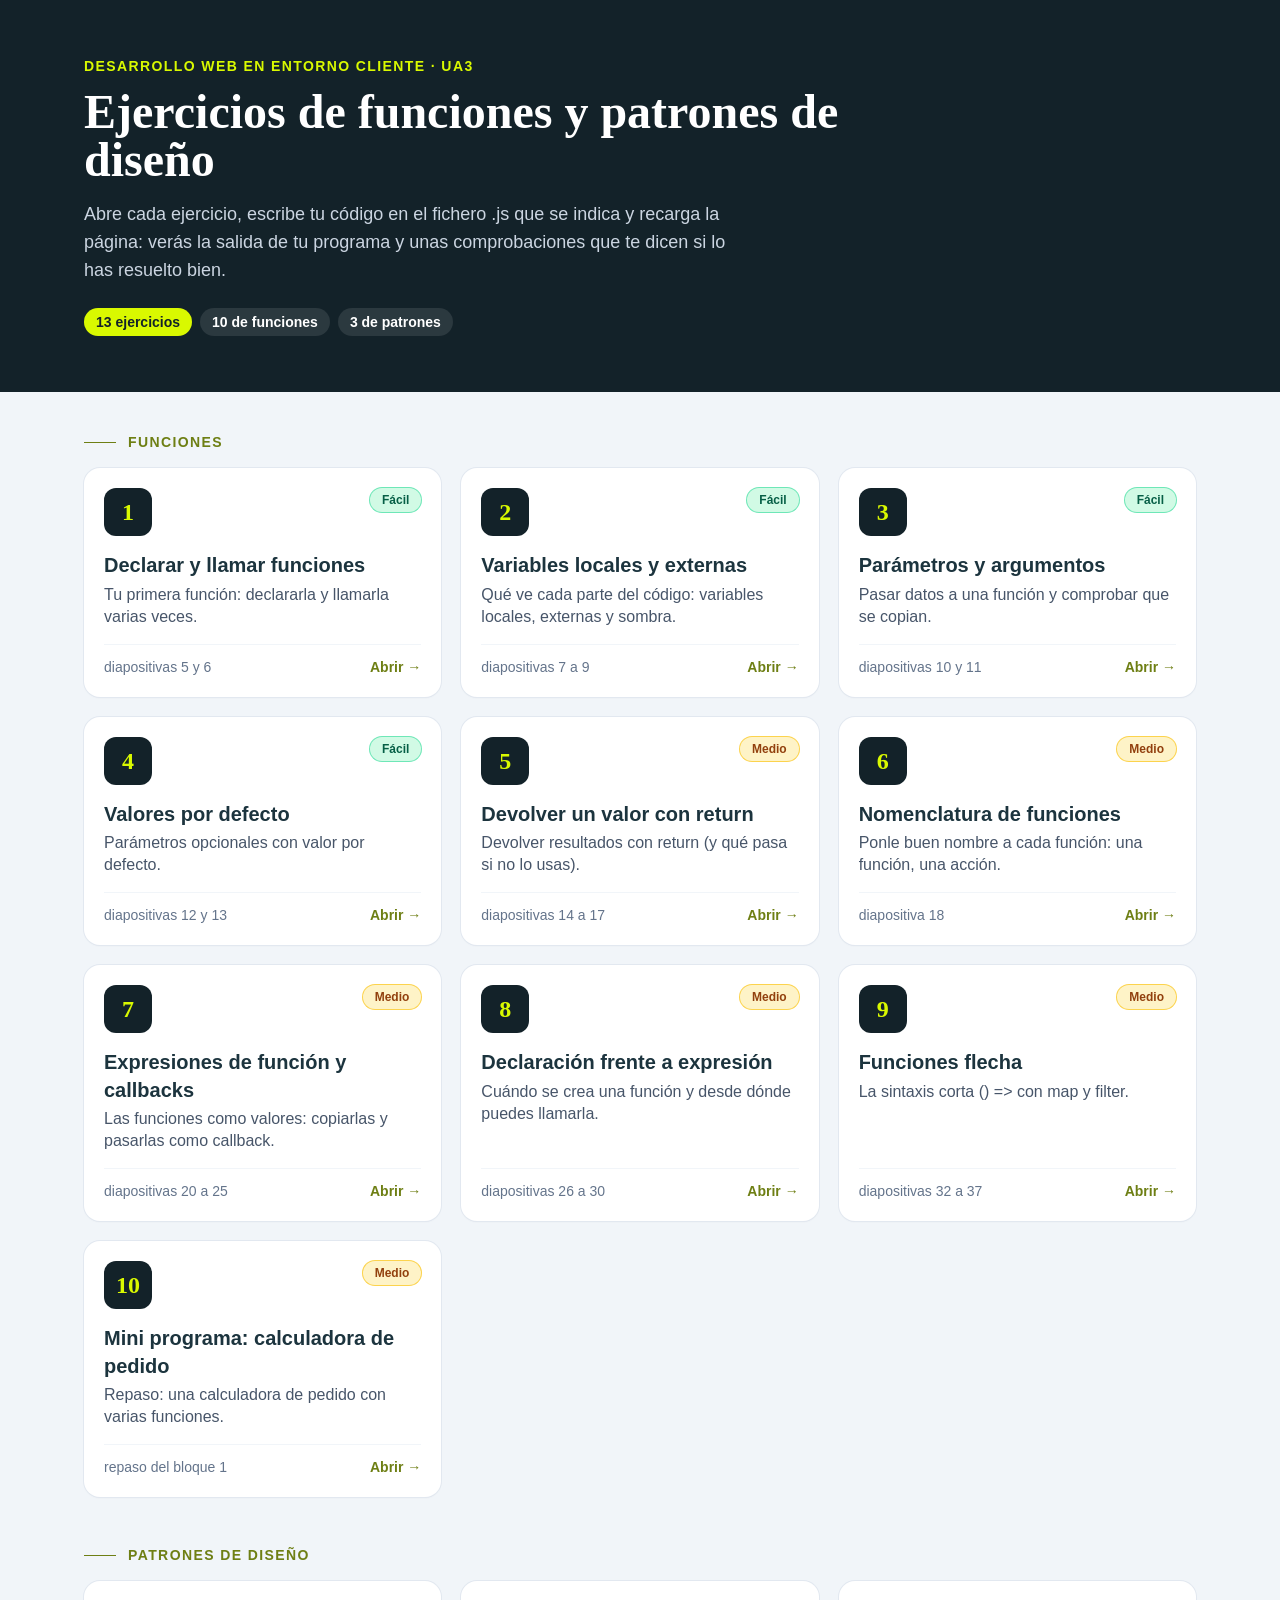
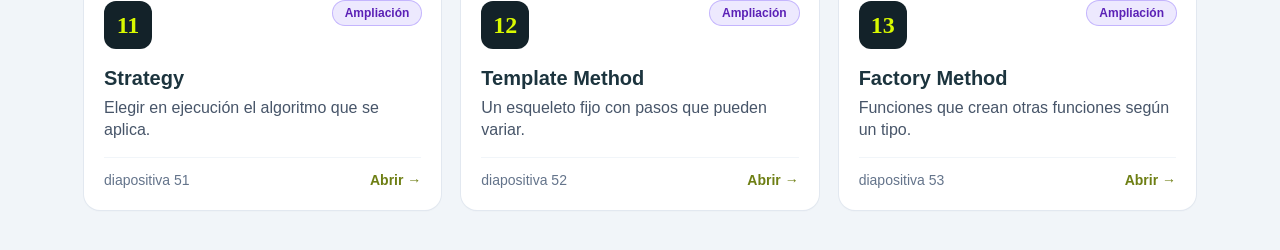
<file: index.html>
<!DOCTYPE html>
<html lang="es">
<head>
<meta charset="UTF-8">
<meta name="viewport" content="width=device-width, initial-scale=1">
<title>UA3 · Ejercicios de funciones y patrones de diseño</title>
<link rel="stylesheet" href="css/tailwind.css">
</head>
<body class="min-h-screen bg-slate-100 font-sans text-lg text-ink antialiased">
<header class="bg-code text-white">
<div class="mx-auto max-w-6xl px-5 py-14">
<p class="text-sm font-bold uppercase tracking-widest text-lime">Desarrollo Web en Entorno Cliente · UA3</p>
<h1 class="mt-3 max-w-3xl font-serif text-4xl font-bold leading-tight sm:text-5xl">Ejercicios de funciones y patrones de diseño</h1>
<p class="mt-4 max-w-2xl text-slate-300">Abre cada ejercicio, escribe tu código en el fichero .js que se indica y recarga la página: verás la salida de tu programa y unas comprobaciones que te dicen si lo has resuelto bien.</p>
<div class="mt-6 flex flex-wrap gap-2 text-sm font-bold"><span class="rounded-full bg-lime px-3 py-1 text-code">13 ejercicios</span><span class="rounded-full bg-white/10 px-3 py-1">10 de funciones</span><span class="rounded-full bg-white/10 px-3 py-1">3 de patrones</span></div>
</div>
</header>
<main class="mx-auto max-w-6xl px-5 py-10">
<h2 class="mb-4 flex items-center gap-3 text-sm font-bold uppercase tracking-widest text-olive"><span class="h-px w-8 bg-olive"></span>Funciones</h2>
<div class="grid gap-5 sm:grid-cols-2 lg:grid-cols-3">
<a href="ejercicios/ejercicio-01-funciones.html" class="group relative flex flex-col rounded-2xl bg-white p-5 no-underline shadow-sm ring-1 ring-slate-200 transition duration-200 hover:-translate-y-1 hover:shadow-xl hover:ring-olive">
<div class="flex items-start justify-between gap-3">
<span class="flex h-12 w-12 items-center justify-center rounded-xl bg-code font-serif text-2xl font-bold text-lime">1</span>
<span class="rounded-full px-3 py-1 text-xs font-bold ring-1 bg-emerald-100 text-emerald-800 ring-emerald-300">Fácil</span>
</div>
<h3 class="mt-4 text-xl font-bold leading-snug text-ink">Declarar y llamar funciones</h3>
<p class="mt-1 flex-1 text-base leading-snug text-slate-600">Tu primera función: declararla y llamarla varias veces.</p>
<div class="mt-4 flex items-center justify-between border-t border-slate-100 pt-3 text-sm"><span class="text-slate-500">diapositivas 5 y 6</span><span class="font-bold text-olive transition group-hover:translate-x-1">Abrir →</span></div>
</a>
<a href="ejercicios/ejercicio-02-variables-locales-y-externas.html" class="group relative flex flex-col rounded-2xl bg-white p-5 no-underline shadow-sm ring-1 ring-slate-200 transition duration-200 hover:-translate-y-1 hover:shadow-xl hover:ring-olive">
<div class="flex items-start justify-between gap-3">
<span class="flex h-12 w-12 items-center justify-center rounded-xl bg-code font-serif text-2xl font-bold text-lime">2</span>
<span class="rounded-full px-3 py-1 text-xs font-bold ring-1 bg-emerald-100 text-emerald-800 ring-emerald-300">Fácil</span>
</div>
<h3 class="mt-4 text-xl font-bold leading-snug text-ink">Variables locales y externas</h3>
<p class="mt-1 flex-1 text-base leading-snug text-slate-600">Qué ve cada parte del código: variables locales, externas y sombra.</p>
<div class="mt-4 flex items-center justify-between border-t border-slate-100 pt-3 text-sm"><span class="text-slate-500">diapositivas 7 a 9</span><span class="font-bold text-olive transition group-hover:translate-x-1">Abrir →</span></div>
</a>
<a href="ejercicios/ejercicio-03-parametros.html" class="group relative flex flex-col rounded-2xl bg-white p-5 no-underline shadow-sm ring-1 ring-slate-200 transition duration-200 hover:-translate-y-1 hover:shadow-xl hover:ring-olive">
<div class="flex items-start justify-between gap-3">
<span class="flex h-12 w-12 items-center justify-center rounded-xl bg-code font-serif text-2xl font-bold text-lime">3</span>
<span class="rounded-full px-3 py-1 text-xs font-bold ring-1 bg-emerald-100 text-emerald-800 ring-emerald-300">Fácil</span>
</div>
<h3 class="mt-4 text-xl font-bold leading-snug text-ink">Parámetros y argumentos</h3>
<p class="mt-1 flex-1 text-base leading-snug text-slate-600">Pasar datos a una función y comprobar que se copian.</p>
<div class="mt-4 flex items-center justify-between border-t border-slate-100 pt-3 text-sm"><span class="text-slate-500">diapositivas 10 y 11</span><span class="font-bold text-olive transition group-hover:translate-x-1">Abrir →</span></div>
</a>
<a href="ejercicios/ejercicio-04-valores-por-defecto.html" class="group relative flex flex-col rounded-2xl bg-white p-5 no-underline shadow-sm ring-1 ring-slate-200 transition duration-200 hover:-translate-y-1 hover:shadow-xl hover:ring-olive">
<div class="flex items-start justify-between gap-3">
<span class="flex h-12 w-12 items-center justify-center rounded-xl bg-code font-serif text-2xl font-bold text-lime">4</span>
<span class="rounded-full px-3 py-1 text-xs font-bold ring-1 bg-emerald-100 text-emerald-800 ring-emerald-300">Fácil</span>
</div>
<h3 class="mt-4 text-xl font-bold leading-snug text-ink">Valores por defecto</h3>
<p class="mt-1 flex-1 text-base leading-snug text-slate-600">Parámetros opcionales con valor por defecto.</p>
<div class="mt-4 flex items-center justify-between border-t border-slate-100 pt-3 text-sm"><span class="text-slate-500">diapositivas 12 y 13</span><span class="font-bold text-olive transition group-hover:translate-x-1">Abrir →</span></div>
</a>
<a href="ejercicios/ejercicio-05-return.html" class="group relative flex flex-col rounded-2xl bg-white p-5 no-underline shadow-sm ring-1 ring-slate-200 transition duration-200 hover:-translate-y-1 hover:shadow-xl hover:ring-olive">
<div class="flex items-start justify-between gap-3">
<span class="flex h-12 w-12 items-center justify-center rounded-xl bg-code font-serif text-2xl font-bold text-lime">5</span>
<span class="rounded-full px-3 py-1 text-xs font-bold ring-1 bg-amber-100 text-amber-800 ring-amber-300">Medio</span>
</div>
<h3 class="mt-4 text-xl font-bold leading-snug text-ink">Devolver un valor con return</h3>
<p class="mt-1 flex-1 text-base leading-snug text-slate-600">Devolver resultados con return (y qué pasa si no lo usas).</p>
<div class="mt-4 flex items-center justify-between border-t border-slate-100 pt-3 text-sm"><span class="text-slate-500">diapositivas 14 a 17</span><span class="font-bold text-olive transition group-hover:translate-x-1">Abrir →</span></div>
</a>
<a href="ejercicios/ejercicio-06-nomenclatura.html" class="group relative flex flex-col rounded-2xl bg-white p-5 no-underline shadow-sm ring-1 ring-slate-200 transition duration-200 hover:-translate-y-1 hover:shadow-xl hover:ring-olive">
<div class="flex items-start justify-between gap-3">
<span class="flex h-12 w-12 items-center justify-center rounded-xl bg-code font-serif text-2xl font-bold text-lime">6</span>
<span class="rounded-full px-3 py-1 text-xs font-bold ring-1 bg-amber-100 text-amber-800 ring-amber-300">Medio</span>
</div>
<h3 class="mt-4 text-xl font-bold leading-snug text-ink">Nomenclatura de funciones</h3>
<p class="mt-1 flex-1 text-base leading-snug text-slate-600">Ponle buen nombre a cada función: una función, una acción.</p>
<div class="mt-4 flex items-center justify-between border-t border-slate-100 pt-3 text-sm"><span class="text-slate-500">diapositiva 18</span><span class="font-bold text-olive transition group-hover:translate-x-1">Abrir →</span></div>
</a>
<a href="ejercicios/ejercicio-07-expresiones-y-callbacks.html" class="group relative flex flex-col rounded-2xl bg-white p-5 no-underline shadow-sm ring-1 ring-slate-200 transition duration-200 hover:-translate-y-1 hover:shadow-xl hover:ring-olive">
<div class="flex items-start justify-between gap-3">
<span class="flex h-12 w-12 items-center justify-center rounded-xl bg-code font-serif text-2xl font-bold text-lime">7</span>
<span class="rounded-full px-3 py-1 text-xs font-bold ring-1 bg-amber-100 text-amber-800 ring-amber-300">Medio</span>
</div>
<h3 class="mt-4 text-xl font-bold leading-snug text-ink">Expresiones de función y callbacks</h3>
<p class="mt-1 flex-1 text-base leading-snug text-slate-600">Las funciones como valores: copiarlas y pasarlas como callback.</p>
<div class="mt-4 flex items-center justify-between border-t border-slate-100 pt-3 text-sm"><span class="text-slate-500">diapositivas 20 a 25</span><span class="font-bold text-olive transition group-hover:translate-x-1">Abrir →</span></div>
</a>
<a href="ejercicios/ejercicio-08-declaracion-vs-expresion.html" class="group relative flex flex-col rounded-2xl bg-white p-5 no-underline shadow-sm ring-1 ring-slate-200 transition duration-200 hover:-translate-y-1 hover:shadow-xl hover:ring-olive">
<div class="flex items-start justify-between gap-3">
<span class="flex h-12 w-12 items-center justify-center rounded-xl bg-code font-serif text-2xl font-bold text-lime">8</span>
<span class="rounded-full px-3 py-1 text-xs font-bold ring-1 bg-amber-100 text-amber-800 ring-amber-300">Medio</span>
</div>
<h3 class="mt-4 text-xl font-bold leading-snug text-ink">Declaración frente a expresión</h3>
<p class="mt-1 flex-1 text-base leading-snug text-slate-600">Cuándo se crea una función y desde dónde puedes llamarla.</p>
<div class="mt-4 flex items-center justify-between border-t border-slate-100 pt-3 text-sm"><span class="text-slate-500">diapositivas 26 a 30</span><span class="font-bold text-olive transition group-hover:translate-x-1">Abrir →</span></div>
</a>
<a href="ejercicios/ejercicio-09-funciones-flecha.html" class="group relative flex flex-col rounded-2xl bg-white p-5 no-underline shadow-sm ring-1 ring-slate-200 transition duration-200 hover:-translate-y-1 hover:shadow-xl hover:ring-olive">
<div class="flex items-start justify-between gap-3">
<span class="flex h-12 w-12 items-center justify-center rounded-xl bg-code font-serif text-2xl font-bold text-lime">9</span>
<span class="rounded-full px-3 py-1 text-xs font-bold ring-1 bg-amber-100 text-amber-800 ring-amber-300">Medio</span>
</div>
<h3 class="mt-4 text-xl font-bold leading-snug text-ink">Funciones flecha</h3>
<p class="mt-1 flex-1 text-base leading-snug text-slate-600">La sintaxis corta () => con map y filter.</p>
<div class="mt-4 flex items-center justify-between border-t border-slate-100 pt-3 text-sm"><span class="text-slate-500">diapositivas 32 a 37</span><span class="font-bold text-olive transition group-hover:translate-x-1">Abrir →</span></div>
</a>
<a href="ejercicios/ejercicio-10-resumen-funciones.html" class="group relative flex flex-col rounded-2xl bg-white p-5 no-underline shadow-sm ring-1 ring-slate-200 transition duration-200 hover:-translate-y-1 hover:shadow-xl hover:ring-olive">
<div class="flex items-start justify-between gap-3">
<span class="flex h-12 w-12 items-center justify-center rounded-xl bg-code font-serif text-2xl font-bold text-lime">10</span>
<span class="rounded-full px-3 py-1 text-xs font-bold ring-1 bg-amber-100 text-amber-800 ring-amber-300">Medio</span>
</div>
<h3 class="mt-4 text-xl font-bold leading-snug text-ink">Mini programa: calculadora de pedido</h3>
<p class="mt-1 flex-1 text-base leading-snug text-slate-600">Repaso: una calculadora de pedido con varias funciones.</p>
<div class="mt-4 flex items-center justify-between border-t border-slate-100 pt-3 text-sm"><span class="text-slate-500">repaso del bloque 1</span><span class="font-bold text-olive transition group-hover:translate-x-1">Abrir →</span></div>
</a>
</div>
<h2 class="mb-4 mt-12 flex items-center gap-3 text-sm font-bold uppercase tracking-widest text-olive"><span class="h-px w-8 bg-olive"></span>Patrones de diseño</h2>
<div class="grid gap-5 sm:grid-cols-2 lg:grid-cols-3">
<a href="ejercicios/ejercicio-11-patron-strategy.html" class="group relative flex flex-col rounded-2xl bg-white p-5 no-underline shadow-sm ring-1 ring-slate-200 transition duration-200 hover:-translate-y-1 hover:shadow-xl hover:ring-olive">
<div class="flex items-start justify-between gap-3">
<span class="flex h-12 w-12 items-center justify-center rounded-xl bg-code font-serif text-2xl font-bold text-lime">11</span>
<span class="rounded-full px-3 py-1 text-xs font-bold ring-1 bg-violet-100 text-violet-800 ring-violet-300">Ampliación</span>
</div>
<h3 class="mt-4 text-xl font-bold leading-snug text-ink">Strategy</h3>
<p class="mt-1 flex-1 text-base leading-snug text-slate-600">Elegir en ejecución el algoritmo que se aplica.</p>
<div class="mt-4 flex items-center justify-between border-t border-slate-100 pt-3 text-sm"><span class="text-slate-500">diapositiva 51</span><span class="font-bold text-olive transition group-hover:translate-x-1">Abrir →</span></div>
</a>
<a href="ejercicios/ejercicio-12-patron-template-method.html" class="group relative flex flex-col rounded-2xl bg-white p-5 no-underline shadow-sm ring-1 ring-slate-200 transition duration-200 hover:-translate-y-1 hover:shadow-xl hover:ring-olive">
<div class="flex items-start justify-between gap-3">
<span class="flex h-12 w-12 items-center justify-center rounded-xl bg-code font-serif text-2xl font-bold text-lime">12</span>
<span class="rounded-full px-3 py-1 text-xs font-bold ring-1 bg-violet-100 text-violet-800 ring-violet-300">Ampliación</span>
</div>
<h3 class="mt-4 text-xl font-bold leading-snug text-ink">Template Method</h3>
<p class="mt-1 flex-1 text-base leading-snug text-slate-600">Un esqueleto fijo con pasos que pueden variar.</p>
<div class="mt-4 flex items-center justify-between border-t border-slate-100 pt-3 text-sm"><span class="text-slate-500">diapositiva 52</span><span class="font-bold text-olive transition group-hover:translate-x-1">Abrir →</span></div>
</a>
<a href="ejercicios/ejercicio-13-patron-factory-method.html" class="group relative flex flex-col rounded-2xl bg-white p-5 no-underline shadow-sm ring-1 ring-slate-200 transition duration-200 hover:-translate-y-1 hover:shadow-xl hover:ring-olive">
<div class="flex items-start justify-between gap-3">
<span class="flex h-12 w-12 items-center justify-center rounded-xl bg-code font-serif text-2xl font-bold text-lime">13</span>
<span class="rounded-full px-3 py-1 text-xs font-bold ring-1 bg-violet-100 text-violet-800 ring-violet-300">Ampliación</span>
</div>
<h3 class="mt-4 text-xl font-bold leading-snug text-ink">Factory Method</h3>
<p class="mt-1 flex-1 text-base leading-snug text-slate-600">Funciones que crean otras funciones según un tipo.</p>
<div class="mt-4 flex items-center justify-between border-t border-slate-100 pt-3 text-sm"><span class="text-slate-500">diapositiva 53</span><span class="font-bold text-olive transition group-hover:translate-x-1">Abrir →</span></div>
</a>
</div>
</main>
</body>
</html>
</file>
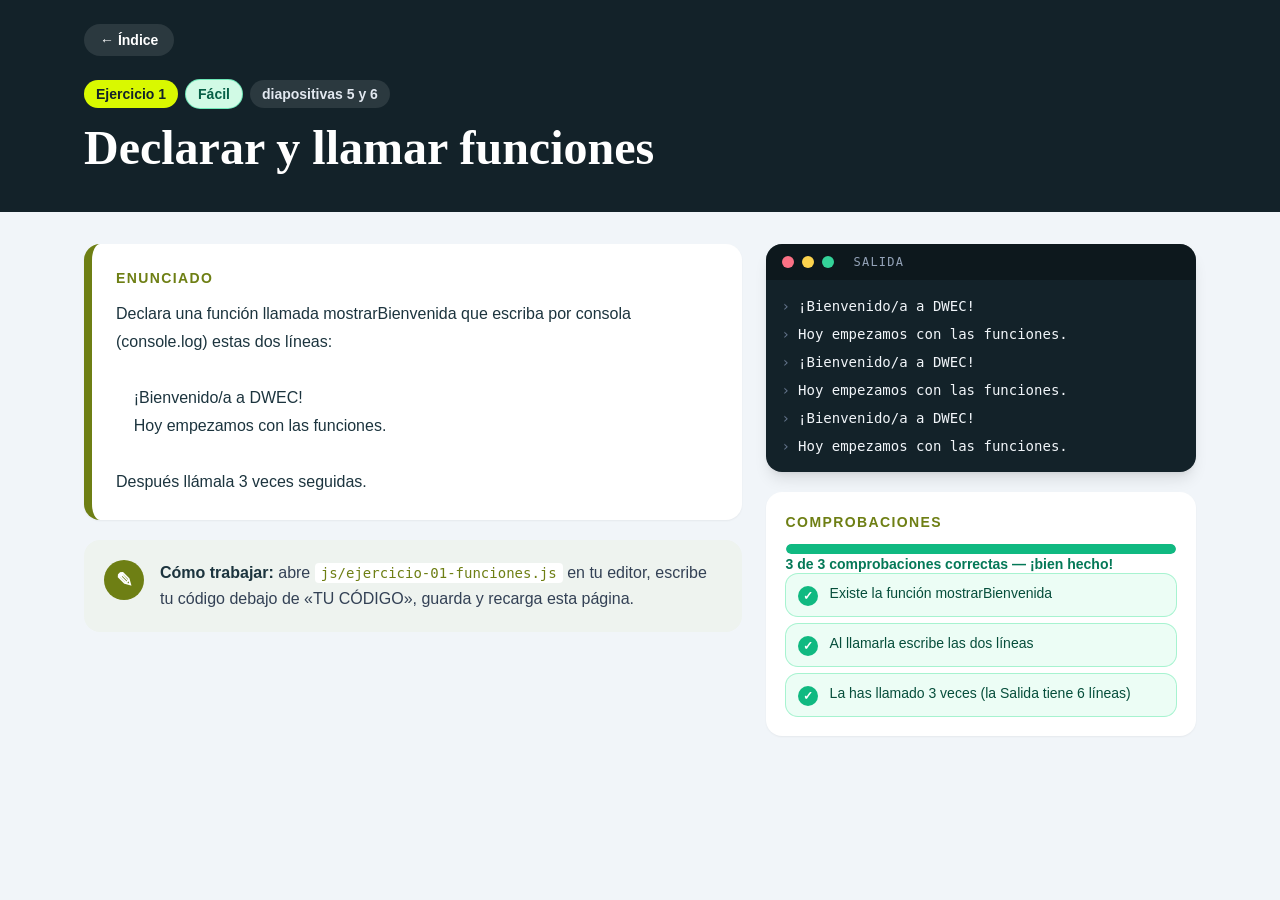
<file: ejercicios/ejercicio-01-funciones.html>
<!DOCTYPE html>
<html lang="es">
<head>
<meta charset="UTF-8">
<meta name="viewport" content="width=device-width, initial-scale=1">
<title>Ejercicio 1 · Declarar y llamar funciones</title>
<link rel="stylesheet" href="../css/tailwind.css">
</head>
<body class="min-h-screen bg-slate-100 font-sans text-lg text-ink antialiased">
<header class="bg-code text-white">
<div class="mx-auto max-w-6xl px-5 pb-10 pt-6">
<a href="../index.html" class="inline-flex items-center gap-2 rounded-full bg-white/10 px-4 py-1.5 text-sm font-bold text-white no-underline transition hover:bg-white/20">← Índice</a>
<div class="mt-6 flex flex-wrap items-center gap-2 text-sm font-bold">
<span class="rounded-full bg-lime px-3 py-1 text-code">Ejercicio 1</span>
<span class="rounded-full px-3 py-1 ring-1 bg-emerald-100 text-emerald-800 ring-emerald-300">Fácil</span>
<span class="rounded-full bg-white/10 px-3 py-1 text-slate-200">diapositivas 5 y 6</span>
</div>
<h1 class="mt-4 font-serif text-4xl font-bold leading-tight sm:text-5xl">Declarar y llamar funciones</h1>
</div>
</header>
<main class="mx-auto grid max-w-6xl gap-6 px-5 py-8 lg:grid-cols-5">
<section class="space-y-5 lg:col-span-3">
<article class="rounded-2xl border-l-8 border-olive bg-white p-6 shadow-sm">
<h2 class="mb-3 text-sm font-bold uppercase tracking-widest text-olive">Enunciado</h2>
<div class="whitespace-pre-wrap font-sans text-base leading-7">Declara una función llamada mostrarBienvenida que escriba por consola
(console.log) estas dos líneas:

    ¡Bienvenido/a a DWEC!
    Hoy empezamos con las funciones.

Después llámala 3 veces seguidas.</div>
</article>

<aside class="flex gap-4 rounded-2xl bg-panel p-5 text-base">
<span class="flex h-10 w-10 shrink-0 items-center justify-center rounded-full bg-olive text-xl font-bold text-white">✎</span>
<p class="leading-relaxed text-slate-700"><b class="text-ink">Cómo trabajar:</b> abre <code class="rounded bg-white px-1.5 py-0.5 font-mono text-sm text-olive">js/ejercicio-01-funciones.js</code> en tu editor, escribe tu código debajo de «TU CÓDIGO», guarda y recarga esta página.</p>
</aside>
</section>
<section class="space-y-5 lg:col-span-2 lg:sticky lg:top-6 lg:self-start">
<div class="overflow-hidden rounded-2xl bg-code shadow-lg">
<div class="flex items-center gap-2 bg-black/30 px-4 py-2.5"><span class="h-3 w-3 rounded-full bg-rose-400"></span><span class="h-3 w-3 rounded-full bg-amber-300"></span><span class="h-3 w-3 rounded-full bg-emerald-400"></span><span class="ml-3 font-mono text-xs uppercase tracking-widest text-slate-400">Salida</span></div>
<div id="salida" aria-live="polite" class="max-h-96 min-h-24 overflow-auto px-4 py-3 font-mono text-sm leading-6"></div>
</div>
<div class="rounded-2xl bg-white p-5 shadow-sm">
<div class="mb-3 flex items-center justify-between"><h2 class="text-sm font-bold uppercase tracking-widest text-olive">Comprobaciones</h2></div>
<div class="h-2.5 overflow-hidden rounded-full bg-slate-200"><div id="barra" class="h-full w-0 rounded-full bg-olive"></div></div>
<p id="resumen" class="mb-4 mt-2 text-sm font-bold"></p>
<div id="comprobaciones" class="space-y-2"></div>
</div>
</section>
</main>
<script src="../js/salida.js"></script>
<script src="../js/ejercicio-01-funciones.js"></script>
<script>
// ===== COMPROBACIONES (no las toques) =====
probar('Existe la función mostrarBienvenida', function () { return typeof mostrarBienvenida === 'function'; });
probar('Al llamarla escribe las dos líneas', function () { var r = capturar(function () { mostrarBienvenida(); }).log; return r.length === 2 && r[0] === '¡Bienvenido/a a DWEC!' && r[1] === 'Hoy empezamos con las funciones.'; });
probar('La has llamado 3 veces (la Salida tiene 6 líneas)', function () { return SALIDA.log.length === 6 && SALIDA.log.filter(function (l) { return l === '¡Bienvenido/a a DWEC!'; }).length === 3; });

resumen();
</script>
</body>
</html>
</file>
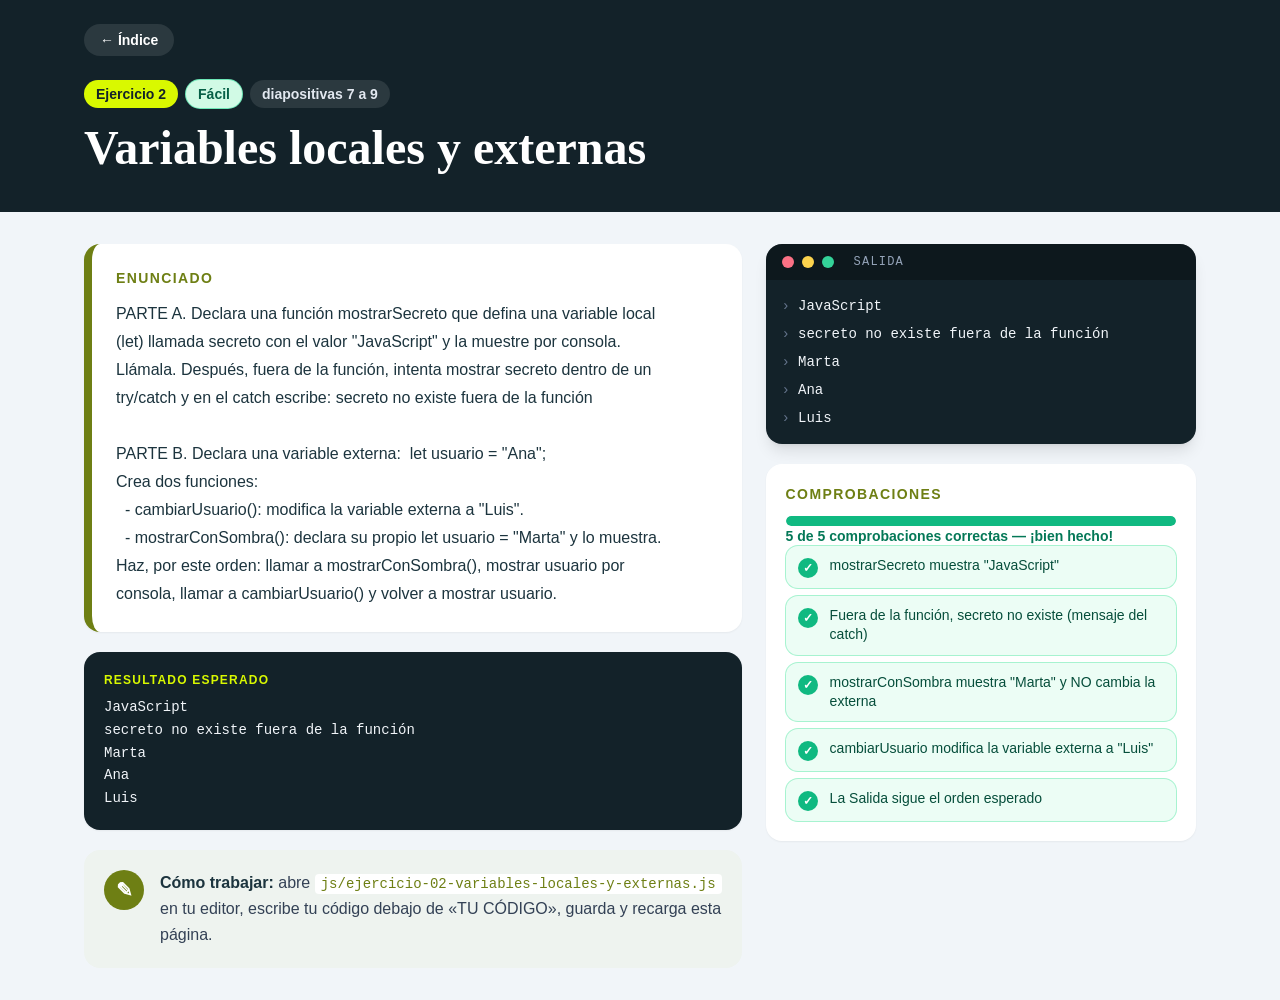
<file: ejercicios/ejercicio-02-variables-locales-y-externas.html>
<!DOCTYPE html>
<html lang="es">
<head>
<meta charset="UTF-8">
<meta name="viewport" content="width=device-width, initial-scale=1">
<title>Ejercicio 2 · Variables locales y externas</title>
<link rel="stylesheet" href="../css/tailwind.css">
</head>
<body class="min-h-screen bg-slate-100 font-sans text-lg text-ink antialiased">
<header class="bg-code text-white">
<div class="mx-auto max-w-6xl px-5 pb-10 pt-6">
<a href="../index.html" class="inline-flex items-center gap-2 rounded-full bg-white/10 px-4 py-1.5 text-sm font-bold text-white no-underline transition hover:bg-white/20">← Índice</a>
<div class="mt-6 flex flex-wrap items-center gap-2 text-sm font-bold">
<span class="rounded-full bg-lime px-3 py-1 text-code">Ejercicio 2</span>
<span class="rounded-full px-3 py-1 ring-1 bg-emerald-100 text-emerald-800 ring-emerald-300">Fácil</span>
<span class="rounded-full bg-white/10 px-3 py-1 text-slate-200">diapositivas 7 a 9</span>
</div>
<h1 class="mt-4 font-serif text-4xl font-bold leading-tight sm:text-5xl">Variables locales y externas</h1>
</div>
</header>
<main class="mx-auto grid max-w-6xl gap-6 px-5 py-8 lg:grid-cols-5">
<section class="space-y-5 lg:col-span-3">
<article class="rounded-2xl border-l-8 border-olive bg-white p-6 shadow-sm">
<h2 class="mb-3 text-sm font-bold uppercase tracking-widest text-olive">Enunciado</h2>
<div class="whitespace-pre-wrap font-sans text-base leading-7">PARTE A. Declara una función mostrarSecreto que defina una variable local
(let) llamada secreto con el valor &quot;JavaScript&quot; y la muestre por consola.
Llámala. Después, fuera de la función, intenta mostrar secreto dentro de un
try/catch y en el catch escribe: secreto no existe fuera de la función

PARTE B. Declara una variable externa:  let usuario = &quot;Ana&quot;;
Crea dos funciones:
  - cambiarUsuario(): modifica la variable externa a &quot;Luis&quot;.
  - mostrarConSombra(): declara su propio let usuario = &quot;Marta&quot; y lo muestra.
Haz, por este orden: llamar a mostrarConSombra(), mostrar usuario por
consola, llamar a cambiarUsuario() y volver a mostrar usuario.</div>
</article>
<div class="rounded-2xl bg-code p-5 shadow-sm"><p class="mb-2 text-xs font-bold uppercase tracking-widest text-lime">Resultado esperado</p><pre class="overflow-x-auto font-mono text-sm leading-relaxed text-slate-100">JavaScript
secreto no existe fuera de la función
Marta
Ana
Luis</pre></div>
<aside class="flex gap-4 rounded-2xl bg-panel p-5 text-base">
<span class="flex h-10 w-10 shrink-0 items-center justify-center rounded-full bg-olive text-xl font-bold text-white">✎</span>
<p class="leading-relaxed text-slate-700"><b class="text-ink">Cómo trabajar:</b> abre <code class="rounded bg-white px-1.5 py-0.5 font-mono text-sm text-olive">js/ejercicio-02-variables-locales-y-externas.js</code> en tu editor, escribe tu código debajo de «TU CÓDIGO», guarda y recarga esta página.</p>
</aside>
</section>
<section class="space-y-5 lg:col-span-2 lg:sticky lg:top-6 lg:self-start">
<div class="overflow-hidden rounded-2xl bg-code shadow-lg">
<div class="flex items-center gap-2 bg-black/30 px-4 py-2.5"><span class="h-3 w-3 rounded-full bg-rose-400"></span><span class="h-3 w-3 rounded-full bg-amber-300"></span><span class="h-3 w-3 rounded-full bg-emerald-400"></span><span class="ml-3 font-mono text-xs uppercase tracking-widest text-slate-400">Salida</span></div>
<div id="salida" aria-live="polite" class="max-h-96 min-h-24 overflow-auto px-4 py-3 font-mono text-sm leading-6"></div>
</div>
<div class="rounded-2xl bg-white p-5 shadow-sm">
<div class="mb-3 flex items-center justify-between"><h2 class="text-sm font-bold uppercase tracking-widest text-olive">Comprobaciones</h2></div>
<div class="h-2.5 overflow-hidden rounded-full bg-slate-200"><div id="barra" class="h-full w-0 rounded-full bg-olive"></div></div>
<p id="resumen" class="mb-4 mt-2 text-sm font-bold"></p>
<div id="comprobaciones" class="space-y-2"></div>
</div>
</section>
</main>
<script src="../js/salida.js"></script>
<script src="../js/ejercicio-02-variables-locales-y-externas.js"></script>
<script>
// ===== COMPROBACIONES (no las toques) =====
probar('mostrarSecreto muestra "JavaScript"', function () { return capturar(function () { mostrarSecreto(); }).log[0] === 'JavaScript'; });
probar('Fuera de la función, secreto no existe (mensaje del catch)', function () { return SALIDA.log.indexOf('secreto no existe fuera de la función') !== -1; });
probar('mostrarConSombra muestra "Marta" y NO cambia la externa', function () { var a = usuario; var r = capturar(function () { mostrarConSombra(); }).log[0]; return r === 'Marta' && usuario === a; });
probar('cambiarUsuario modifica la variable externa a "Luis"', function () { var a = usuario; cambiarUsuario(); var ok = usuario === 'Luis'; usuario = a; return ok; });
probar('La Salida sigue el orden esperado', function () { return logContiene('JavaScript', 'secreto no existe fuera de la función', 'Marta', 'Ana', 'Luis'); });

resumen();
</script>
</body>
</html>
</file>
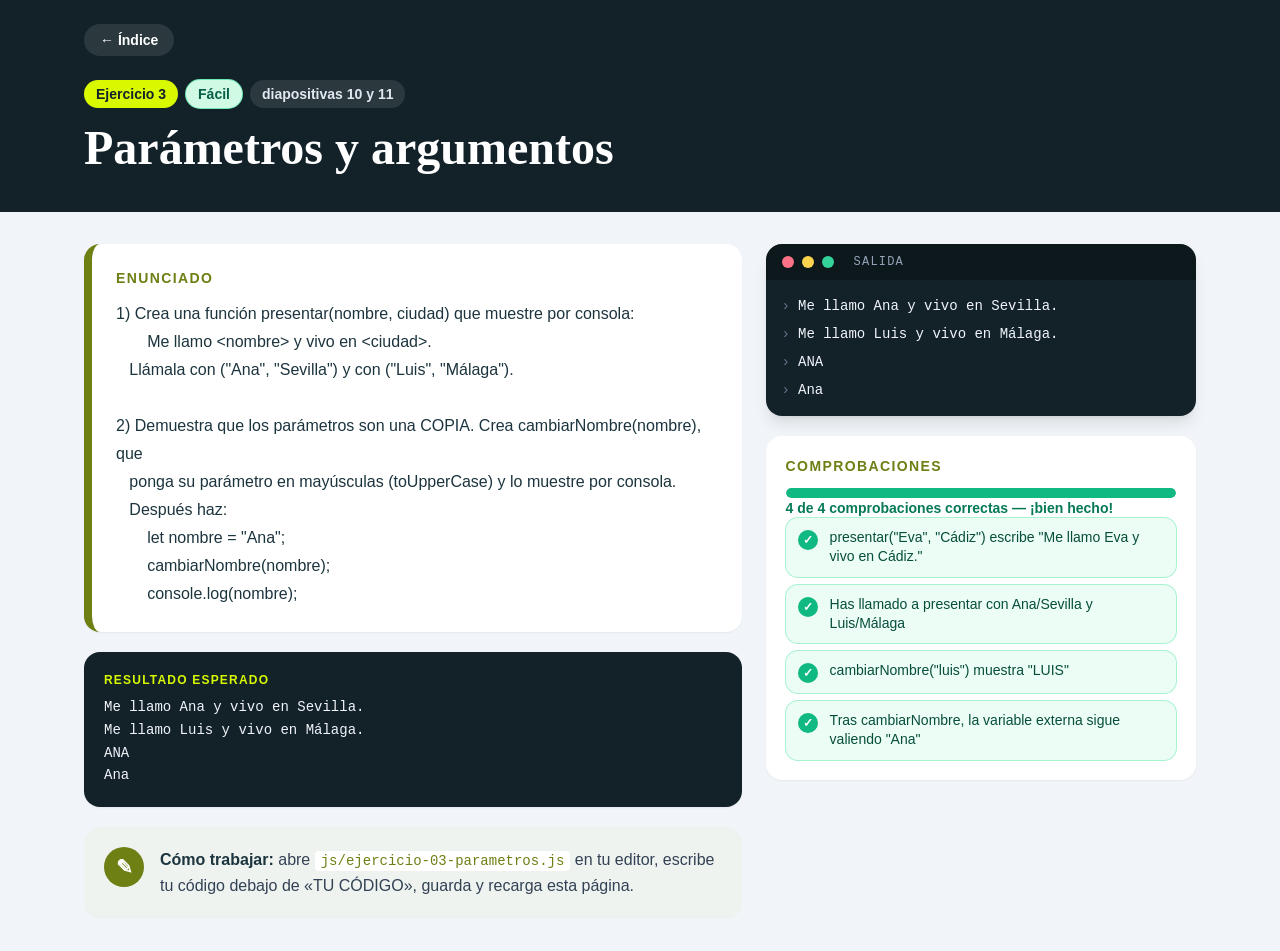
<file: ejercicios/ejercicio-03-parametros.html>
<!DOCTYPE html>
<html lang="es">
<head>
<meta charset="UTF-8">
<meta name="viewport" content="width=device-width, initial-scale=1">
<title>Ejercicio 3 · Parámetros y argumentos</title>
<link rel="stylesheet" href="../css/tailwind.css">
</head>
<body class="min-h-screen bg-slate-100 font-sans text-lg text-ink antialiased">
<header class="bg-code text-white">
<div class="mx-auto max-w-6xl px-5 pb-10 pt-6">
<a href="../index.html" class="inline-flex items-center gap-2 rounded-full bg-white/10 px-4 py-1.5 text-sm font-bold text-white no-underline transition hover:bg-white/20">← Índice</a>
<div class="mt-6 flex flex-wrap items-center gap-2 text-sm font-bold">
<span class="rounded-full bg-lime px-3 py-1 text-code">Ejercicio 3</span>
<span class="rounded-full px-3 py-1 ring-1 bg-emerald-100 text-emerald-800 ring-emerald-300">Fácil</span>
<span class="rounded-full bg-white/10 px-3 py-1 text-slate-200">diapositivas 10 y 11</span>
</div>
<h1 class="mt-4 font-serif text-4xl font-bold leading-tight sm:text-5xl">Parámetros y argumentos</h1>
</div>
</header>
<main class="mx-auto grid max-w-6xl gap-6 px-5 py-8 lg:grid-cols-5">
<section class="space-y-5 lg:col-span-3">
<article class="rounded-2xl border-l-8 border-olive bg-white p-6 shadow-sm">
<h2 class="mb-3 text-sm font-bold uppercase tracking-widest text-olive">Enunciado</h2>
<div class="whitespace-pre-wrap font-sans text-base leading-7">1) Crea una función presentar(nombre, ciudad) que muestre por consola:
       Me llamo &lt;nombre&gt; y vivo en &lt;ciudad&gt;.
   Llámala con (&quot;Ana&quot;, &quot;Sevilla&quot;) y con (&quot;Luis&quot;, &quot;Málaga&quot;).

2) Demuestra que los parámetros son una COPIA. Crea cambiarNombre(nombre), que
   ponga su parámetro en mayúsculas (toUpperCase) y lo muestre por consola.
   Después haz:
       let nombre = &quot;Ana&quot;;
       cambiarNombre(nombre);
       console.log(nombre);</div>
</article>
<div class="rounded-2xl bg-code p-5 shadow-sm"><p class="mb-2 text-xs font-bold uppercase tracking-widest text-lime">Resultado esperado</p><pre class="overflow-x-auto font-mono text-sm leading-relaxed text-slate-100">Me llamo Ana y vivo en Sevilla.
Me llamo Luis y vivo en Málaga.
ANA
Ana</pre></div>
<aside class="flex gap-4 rounded-2xl bg-panel p-5 text-base">
<span class="flex h-10 w-10 shrink-0 items-center justify-center rounded-full bg-olive text-xl font-bold text-white">✎</span>
<p class="leading-relaxed text-slate-700"><b class="text-ink">Cómo trabajar:</b> abre <code class="rounded bg-white px-1.5 py-0.5 font-mono text-sm text-olive">js/ejercicio-03-parametros.js</code> en tu editor, escribe tu código debajo de «TU CÓDIGO», guarda y recarga esta página.</p>
</aside>
</section>
<section class="space-y-5 lg:col-span-2 lg:sticky lg:top-6 lg:self-start">
<div class="overflow-hidden rounded-2xl bg-code shadow-lg">
<div class="flex items-center gap-2 bg-black/30 px-4 py-2.5"><span class="h-3 w-3 rounded-full bg-rose-400"></span><span class="h-3 w-3 rounded-full bg-amber-300"></span><span class="h-3 w-3 rounded-full bg-emerald-400"></span><span class="ml-3 font-mono text-xs uppercase tracking-widest text-slate-400">Salida</span></div>
<div id="salida" aria-live="polite" class="max-h-96 min-h-24 overflow-auto px-4 py-3 font-mono text-sm leading-6"></div>
</div>
<div class="rounded-2xl bg-white p-5 shadow-sm">
<div class="mb-3 flex items-center justify-between"><h2 class="text-sm font-bold uppercase tracking-widest text-olive">Comprobaciones</h2></div>
<div class="h-2.5 overflow-hidden rounded-full bg-slate-200"><div id="barra" class="h-full w-0 rounded-full bg-olive"></div></div>
<p id="resumen" class="mb-4 mt-2 text-sm font-bold"></p>
<div id="comprobaciones" class="space-y-2"></div>
</div>
</section>
</main>
<script src="../js/salida.js"></script>
<script src="../js/ejercicio-03-parametros.js"></script>
<script>
// ===== COMPROBACIONES (no las toques) =====
probar('presentar("Eva", "Cádiz") escribe "Me llamo Eva y vivo en Cádiz."', function () { return capturar(function () { presentar('Eva', 'Cádiz'); }).log[0] === 'Me llamo Eva y vivo en Cádiz.'; });
probar('Has llamado a presentar con Ana/Sevilla y Luis/Málaga', function () { return logContiene('Me llamo Ana y vivo en Sevilla.', 'Me llamo Luis y vivo en Málaga.'); });
probar('cambiarNombre("luis") muestra "LUIS"', function () { return capturar(function () { cambiarNombre('luis'); }).log[0] === 'LUIS'; });
probar('Tras cambiarNombre, la variable externa sigue valiendo "Ana"', function () { return logContiene('ANA', 'Ana'); });

resumen();
</script>
</body>
</html>
</file>
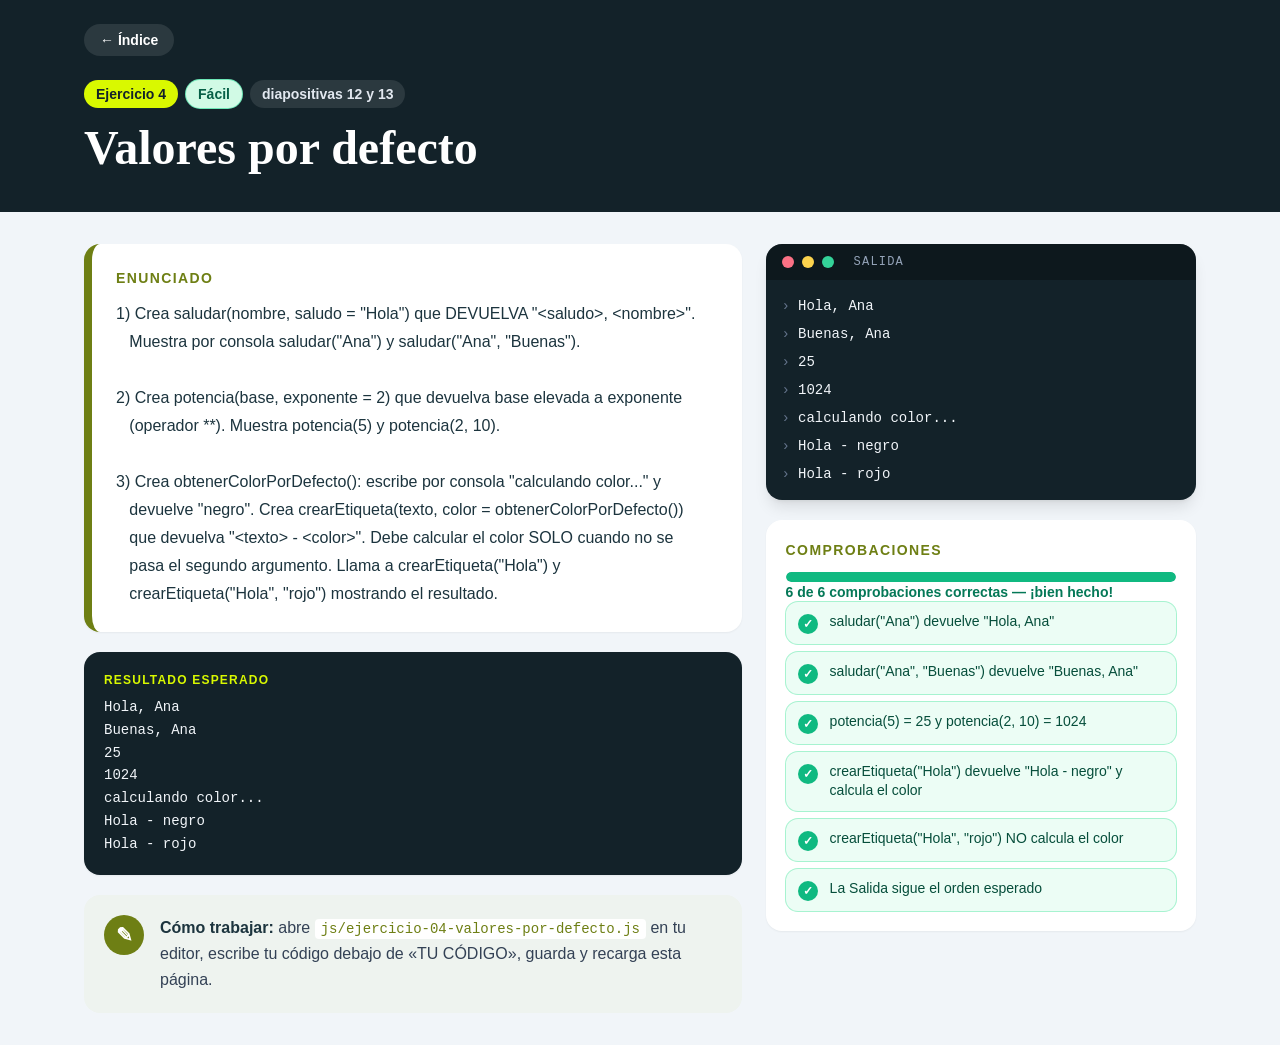
<file: ejercicios/ejercicio-04-valores-por-defecto.html>
<!DOCTYPE html>
<html lang="es">
<head>
<meta charset="UTF-8">
<meta name="viewport" content="width=device-width, initial-scale=1">
<title>Ejercicio 4 · Valores por defecto</title>
<link rel="stylesheet" href="../css/tailwind.css">
</head>
<body class="min-h-screen bg-slate-100 font-sans text-lg text-ink antialiased">
<header class="bg-code text-white">
<div class="mx-auto max-w-6xl px-5 pb-10 pt-6">
<a href="../index.html" class="inline-flex items-center gap-2 rounded-full bg-white/10 px-4 py-1.5 text-sm font-bold text-white no-underline transition hover:bg-white/20">← Índice</a>
<div class="mt-6 flex flex-wrap items-center gap-2 text-sm font-bold">
<span class="rounded-full bg-lime px-3 py-1 text-code">Ejercicio 4</span>
<span class="rounded-full px-3 py-1 ring-1 bg-emerald-100 text-emerald-800 ring-emerald-300">Fácil</span>
<span class="rounded-full bg-white/10 px-3 py-1 text-slate-200">diapositivas 12 y 13</span>
</div>
<h1 class="mt-4 font-serif text-4xl font-bold leading-tight sm:text-5xl">Valores por defecto</h1>
</div>
</header>
<main class="mx-auto grid max-w-6xl gap-6 px-5 py-8 lg:grid-cols-5">
<section class="space-y-5 lg:col-span-3">
<article class="rounded-2xl border-l-8 border-olive bg-white p-6 shadow-sm">
<h2 class="mb-3 text-sm font-bold uppercase tracking-widest text-olive">Enunciado</h2>
<div class="whitespace-pre-wrap font-sans text-base leading-7">1) Crea saludar(nombre, saludo = &quot;Hola&quot;) que DEVUELVA &quot;&lt;saludo&gt;, &lt;nombre&gt;&quot;.
   Muestra por consola saludar(&quot;Ana&quot;) y saludar(&quot;Ana&quot;, &quot;Buenas&quot;).

2) Crea potencia(base, exponente = 2) que devuelva base elevada a exponente
   (operador **). Muestra potencia(5) y potencia(2, 10).

3) Crea obtenerColorPorDefecto(): escribe por consola &quot;calculando color...&quot; y
   devuelve &quot;negro&quot;. Crea crearEtiqueta(texto, color = obtenerColorPorDefecto())
   que devuelva &quot;&lt;texto&gt; - &lt;color&gt;&quot;. Debe calcular el color SOLO cuando no se
   pasa el segundo argumento. Llama a crearEtiqueta(&quot;Hola&quot;) y
   crearEtiqueta(&quot;Hola&quot;, &quot;rojo&quot;) mostrando el resultado.</div>
</article>
<div class="rounded-2xl bg-code p-5 shadow-sm"><p class="mb-2 text-xs font-bold uppercase tracking-widest text-lime">Resultado esperado</p><pre class="overflow-x-auto font-mono text-sm leading-relaxed text-slate-100">Hola, Ana
Buenas, Ana
25
1024
calculando color...
Hola - negro
Hola - rojo</pre></div>
<aside class="flex gap-4 rounded-2xl bg-panel p-5 text-base">
<span class="flex h-10 w-10 shrink-0 items-center justify-center rounded-full bg-olive text-xl font-bold text-white">✎</span>
<p class="leading-relaxed text-slate-700"><b class="text-ink">Cómo trabajar:</b> abre <code class="rounded bg-white px-1.5 py-0.5 font-mono text-sm text-olive">js/ejercicio-04-valores-por-defecto.js</code> en tu editor, escribe tu código debajo de «TU CÓDIGO», guarda y recarga esta página.</p>
</aside>
</section>
<section class="space-y-5 lg:col-span-2 lg:sticky lg:top-6 lg:self-start">
<div class="overflow-hidden rounded-2xl bg-code shadow-lg">
<div class="flex items-center gap-2 bg-black/30 px-4 py-2.5"><span class="h-3 w-3 rounded-full bg-rose-400"></span><span class="h-3 w-3 rounded-full bg-amber-300"></span><span class="h-3 w-3 rounded-full bg-emerald-400"></span><span class="ml-3 font-mono text-xs uppercase tracking-widest text-slate-400">Salida</span></div>
<div id="salida" aria-live="polite" class="max-h-96 min-h-24 overflow-auto px-4 py-3 font-mono text-sm leading-6"></div>
</div>
<div class="rounded-2xl bg-white p-5 shadow-sm">
<div class="mb-3 flex items-center justify-between"><h2 class="text-sm font-bold uppercase tracking-widest text-olive">Comprobaciones</h2></div>
<div class="h-2.5 overflow-hidden rounded-full bg-slate-200"><div id="barra" class="h-full w-0 rounded-full bg-olive"></div></div>
<p id="resumen" class="mb-4 mt-2 text-sm font-bold"></p>
<div id="comprobaciones" class="space-y-2"></div>
</div>
</section>
</main>
<script src="../js/salida.js"></script>
<script src="../js/ejercicio-04-valores-por-defecto.js"></script>
<script>
// ===== COMPROBACIONES (no las toques) =====
probar('saludar("Ana") devuelve "Hola, Ana"', function () { return saludar('Ana') === 'Hola, Ana'; });
probar('saludar("Ana", "Buenas") devuelve "Buenas, Ana"', function () { return saludar('Ana', 'Buenas') === 'Buenas, Ana'; });
probar('potencia(5) = 25 y potencia(2, 10) = 1024', function () { return potencia(5) === 25 && potencia(2, 10) === 1024; });
probar('crearEtiqueta("Hola") devuelve "Hola - negro" y calcula el color', function () { var v; var l = capturar(function () { v = crearEtiqueta('Hola'); }).log; return v === 'Hola - negro' && l.indexOf('calculando color...') !== -1; });
probar('crearEtiqueta("Hola", "rojo") NO calcula el color', function () { var v; var l = capturar(function () { v = crearEtiqueta('Hola', 'rojo'); }).log; return v === 'Hola - rojo' && l.length === 0; });
probar('La Salida sigue el orden esperado', function () { return logContiene('Hola, Ana', 'Buenas, Ana', '25', '1024', 'calculando color...', 'Hola - negro', 'Hola - rojo'); });

resumen();
</script>
</body>
</html>
</file>
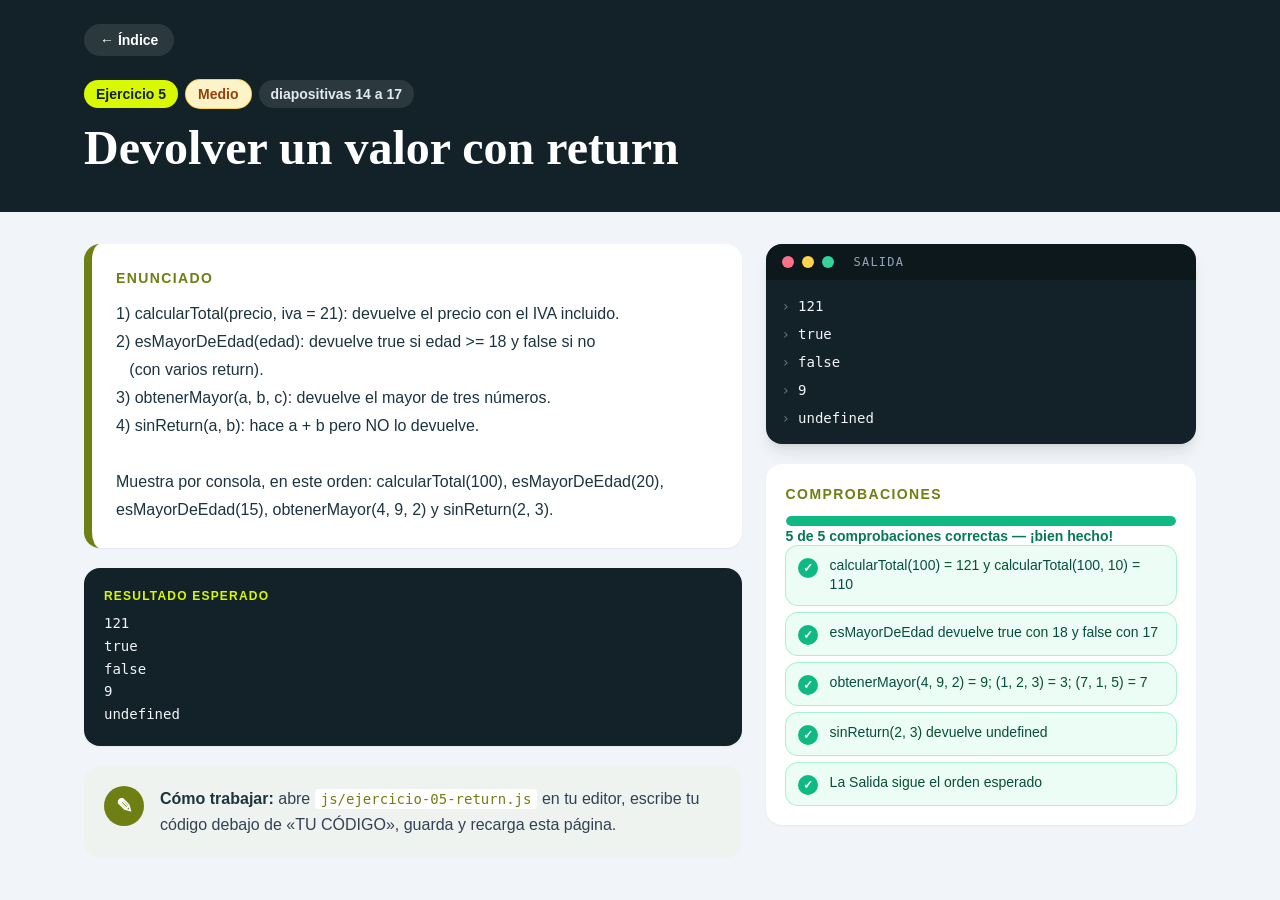
<file: ejercicios/ejercicio-05-return.html>
<!DOCTYPE html>
<html lang="es">
<head>
<meta charset="UTF-8">
<meta name="viewport" content="width=device-width, initial-scale=1">
<title>Ejercicio 5 · Devolver un valor con return</title>
<link rel="stylesheet" href="../css/tailwind.css">
</head>
<body class="min-h-screen bg-slate-100 font-sans text-lg text-ink antialiased">
<header class="bg-code text-white">
<div class="mx-auto max-w-6xl px-5 pb-10 pt-6">
<a href="../index.html" class="inline-flex items-center gap-2 rounded-full bg-white/10 px-4 py-1.5 text-sm font-bold text-white no-underline transition hover:bg-white/20">← Índice</a>
<div class="mt-6 flex flex-wrap items-center gap-2 text-sm font-bold">
<span class="rounded-full bg-lime px-3 py-1 text-code">Ejercicio 5</span>
<span class="rounded-full px-3 py-1 ring-1 bg-amber-100 text-amber-800 ring-amber-300">Medio</span>
<span class="rounded-full bg-white/10 px-3 py-1 text-slate-200">diapositivas 14 a 17</span>
</div>
<h1 class="mt-4 font-serif text-4xl font-bold leading-tight sm:text-5xl">Devolver un valor con return</h1>
</div>
</header>
<main class="mx-auto grid max-w-6xl gap-6 px-5 py-8 lg:grid-cols-5">
<section class="space-y-5 lg:col-span-3">
<article class="rounded-2xl border-l-8 border-olive bg-white p-6 shadow-sm">
<h2 class="mb-3 text-sm font-bold uppercase tracking-widest text-olive">Enunciado</h2>
<div class="whitespace-pre-wrap font-sans text-base leading-7">1) calcularTotal(precio, iva = 21): devuelve el precio con el IVA incluido.
2) esMayorDeEdad(edad): devuelve true si edad &gt;= 18 y false si no
   (con varios return).
3) obtenerMayor(a, b, c): devuelve el mayor de tres números.
4) sinReturn(a, b): hace a + b pero NO lo devuelve.

Muestra por consola, en este orden: calcularTotal(100), esMayorDeEdad(20),
esMayorDeEdad(15), obtenerMayor(4, 9, 2) y sinReturn(2, 3).</div>
</article>
<div class="rounded-2xl bg-code p-5 shadow-sm"><p class="mb-2 text-xs font-bold uppercase tracking-widest text-lime">Resultado esperado</p><pre class="overflow-x-auto font-mono text-sm leading-relaxed text-slate-100">121
true
false
9
undefined</pre></div>
<aside class="flex gap-4 rounded-2xl bg-panel p-5 text-base">
<span class="flex h-10 w-10 shrink-0 items-center justify-center rounded-full bg-olive text-xl font-bold text-white">✎</span>
<p class="leading-relaxed text-slate-700"><b class="text-ink">Cómo trabajar:</b> abre <code class="rounded bg-white px-1.5 py-0.5 font-mono text-sm text-olive">js/ejercicio-05-return.js</code> en tu editor, escribe tu código debajo de «TU CÓDIGO», guarda y recarga esta página.</p>
</aside>
</section>
<section class="space-y-5 lg:col-span-2 lg:sticky lg:top-6 lg:self-start">
<div class="overflow-hidden rounded-2xl bg-code shadow-lg">
<div class="flex items-center gap-2 bg-black/30 px-4 py-2.5"><span class="h-3 w-3 rounded-full bg-rose-400"></span><span class="h-3 w-3 rounded-full bg-amber-300"></span><span class="h-3 w-3 rounded-full bg-emerald-400"></span><span class="ml-3 font-mono text-xs uppercase tracking-widest text-slate-400">Salida</span></div>
<div id="salida" aria-live="polite" class="max-h-96 min-h-24 overflow-auto px-4 py-3 font-mono text-sm leading-6"></div>
</div>
<div class="rounded-2xl bg-white p-5 shadow-sm">
<div class="mb-3 flex items-center justify-between"><h2 class="text-sm font-bold uppercase tracking-widest text-olive">Comprobaciones</h2></div>
<div class="h-2.5 overflow-hidden rounded-full bg-slate-200"><div id="barra" class="h-full w-0 rounded-full bg-olive"></div></div>
<p id="resumen" class="mb-4 mt-2 text-sm font-bold"></p>
<div id="comprobaciones" class="space-y-2"></div>
</div>
</section>
</main>
<script src="../js/salida.js"></script>
<script src="../js/ejercicio-05-return.js"></script>
<script>
// ===== COMPROBACIONES (no las toques) =====
probar('calcularTotal(100) = 121 y calcularTotal(100, 10) = 110', function () { return Math.abs(calcularTotal(100) - 121) < 0.001 && Math.abs(calcularTotal(100, 10) - 110) < 0.001; });
probar('esMayorDeEdad devuelve true con 18 y false con 17', function () { return esMayorDeEdad(18) === true && esMayorDeEdad(17) === false; });
probar('obtenerMayor(4, 9, 2) = 9; (1, 2, 3) = 3; (7, 1, 5) = 7', function () { return obtenerMayor(4, 9, 2) === 9 && obtenerMayor(1, 2, 3) === 3 && obtenerMayor(7, 1, 5) === 7; });
probar('sinReturn(2, 3) devuelve undefined', function () { return sinReturn(2, 3) === undefined; });
probar('La Salida sigue el orden esperado', function () { return logContiene('121', 'true', 'false', '9', 'undefined'); });

resumen();
</script>
</body>
</html>
</file>
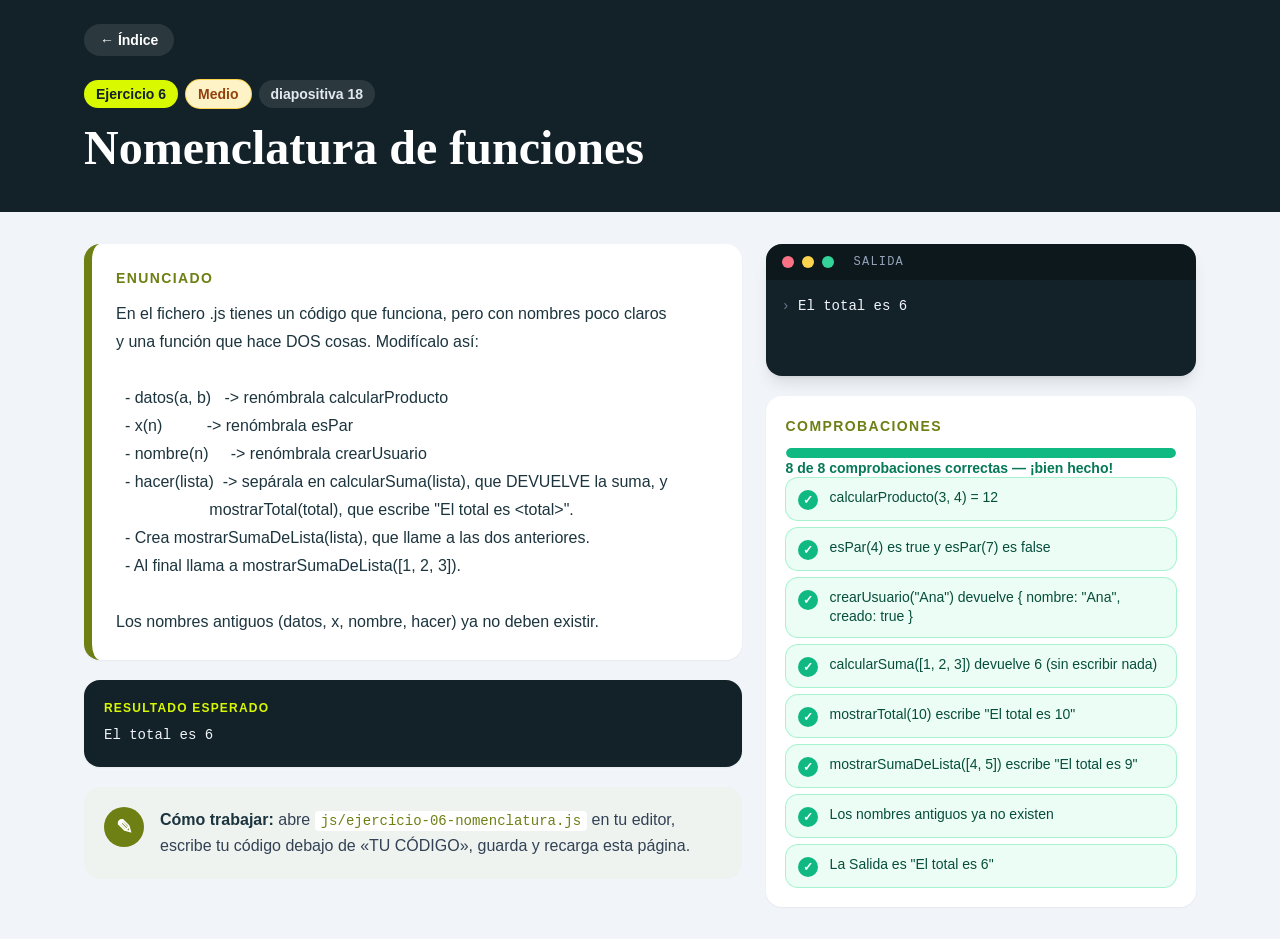
<file: ejercicios/ejercicio-06-nomenclatura.html>
<!DOCTYPE html>
<html lang="es">
<head>
<meta charset="UTF-8">
<meta name="viewport" content="width=device-width, initial-scale=1">
<title>Ejercicio 6 · Nomenclatura de funciones</title>
<link rel="stylesheet" href="../css/tailwind.css">
</head>
<body class="min-h-screen bg-slate-100 font-sans text-lg text-ink antialiased">
<header class="bg-code text-white">
<div class="mx-auto max-w-6xl px-5 pb-10 pt-6">
<a href="../index.html" class="inline-flex items-center gap-2 rounded-full bg-white/10 px-4 py-1.5 text-sm font-bold text-white no-underline transition hover:bg-white/20">← Índice</a>
<div class="mt-6 flex flex-wrap items-center gap-2 text-sm font-bold">
<span class="rounded-full bg-lime px-3 py-1 text-code">Ejercicio 6</span>
<span class="rounded-full px-3 py-1 ring-1 bg-amber-100 text-amber-800 ring-amber-300">Medio</span>
<span class="rounded-full bg-white/10 px-3 py-1 text-slate-200">diapositiva 18</span>
</div>
<h1 class="mt-4 font-serif text-4xl font-bold leading-tight sm:text-5xl">Nomenclatura de funciones</h1>
</div>
</header>
<main class="mx-auto grid max-w-6xl gap-6 px-5 py-8 lg:grid-cols-5">
<section class="space-y-5 lg:col-span-3">
<article class="rounded-2xl border-l-8 border-olive bg-white p-6 shadow-sm">
<h2 class="mb-3 text-sm font-bold uppercase tracking-widest text-olive">Enunciado</h2>
<div class="whitespace-pre-wrap font-sans text-base leading-7">En el fichero .js tienes un código que funciona, pero con nombres poco claros
y una función que hace DOS cosas. Modifícalo así:

  - datos(a, b)   -&gt; renómbrala calcularProducto
  - x(n)          -&gt; renómbrala esPar
  - nombre(n)     -&gt; renómbrala crearUsuario
  - hacer(lista)  -&gt; sepárala en calcularSuma(lista), que DEVUELVE la suma, y
                     mostrarTotal(total), que escribe &quot;El total es &lt;total&gt;&quot;.
  - Crea mostrarSumaDeLista(lista), que llame a las dos anteriores.
  - Al final llama a mostrarSumaDeLista([1, 2, 3]).

Los nombres antiguos (datos, x, nombre, hacer) ya no deben existir.</div>
</article>
<div class="rounded-2xl bg-code p-5 shadow-sm"><p class="mb-2 text-xs font-bold uppercase tracking-widest text-lime">Resultado esperado</p><pre class="overflow-x-auto font-mono text-sm leading-relaxed text-slate-100">El total es 6</pre></div>
<aside class="flex gap-4 rounded-2xl bg-panel p-5 text-base">
<span class="flex h-10 w-10 shrink-0 items-center justify-center rounded-full bg-olive text-xl font-bold text-white">✎</span>
<p class="leading-relaxed text-slate-700"><b class="text-ink">Cómo trabajar:</b> abre <code class="rounded bg-white px-1.5 py-0.5 font-mono text-sm text-olive">js/ejercicio-06-nomenclatura.js</code> en tu editor, escribe tu código debajo de «TU CÓDIGO», guarda y recarga esta página.</p>
</aside>
</section>
<section class="space-y-5 lg:col-span-2 lg:sticky lg:top-6 lg:self-start">
<div class="overflow-hidden rounded-2xl bg-code shadow-lg">
<div class="flex items-center gap-2 bg-black/30 px-4 py-2.5"><span class="h-3 w-3 rounded-full bg-rose-400"></span><span class="h-3 w-3 rounded-full bg-amber-300"></span><span class="h-3 w-3 rounded-full bg-emerald-400"></span><span class="ml-3 font-mono text-xs uppercase tracking-widest text-slate-400">Salida</span></div>
<div id="salida" aria-live="polite" class="max-h-96 min-h-24 overflow-auto px-4 py-3 font-mono text-sm leading-6"></div>
</div>
<div class="rounded-2xl bg-white p-5 shadow-sm">
<div class="mb-3 flex items-center justify-between"><h2 class="text-sm font-bold uppercase tracking-widest text-olive">Comprobaciones</h2></div>
<div class="h-2.5 overflow-hidden rounded-full bg-slate-200"><div id="barra" class="h-full w-0 rounded-full bg-olive"></div></div>
<p id="resumen" class="mb-4 mt-2 text-sm font-bold"></p>
<div id="comprobaciones" class="space-y-2"></div>
</div>
</section>
</main>
<script src="../js/salida.js"></script>
<script src="../js/ejercicio-06-nomenclatura.js"></script>
<script>
// ===== COMPROBACIONES (no las toques) =====
probar('calcularProducto(3, 4) = 12', function () { return calcularProducto(3, 4) === 12; });
probar('esPar(4) es true y esPar(7) es false', function () { return esPar(4) === true && esPar(7) === false; });
probar('crearUsuario("Ana") devuelve { nombre: "Ana", creado: true }', function () { var u = crearUsuario('Ana'); return u.nombre === 'Ana' && u.creado === true; });
probar('calcularSuma([1, 2, 3]) devuelve 6 (sin escribir nada)', function () { var v; var l = capturar(function () { v = calcularSuma([1, 2, 3]); }).log; return v === 6 && l.length === 0; });
probar('mostrarTotal(10) escribe "El total es 10"', function () { return capturar(function () { mostrarTotal(10); }).log[0] === 'El total es 10'; });
probar('mostrarSumaDeLista([4, 5]) escribe "El total es 9"', function () { return capturar(function () { mostrarSumaDeLista([4, 5]); }).log[0] === 'El total es 9'; });
probar('Los nombres antiguos ya no existen', function () { return typeof datos === 'undefined' && typeof x === 'undefined' && typeof nombre === 'undefined' && typeof hacer === 'undefined'; });
probar('La Salida es "El total es 6"', function () { return SALIDA.log.length === 1 && SALIDA.log[0] === 'El total es 6'; });

resumen();
</script>
</body>
</html>
</file>
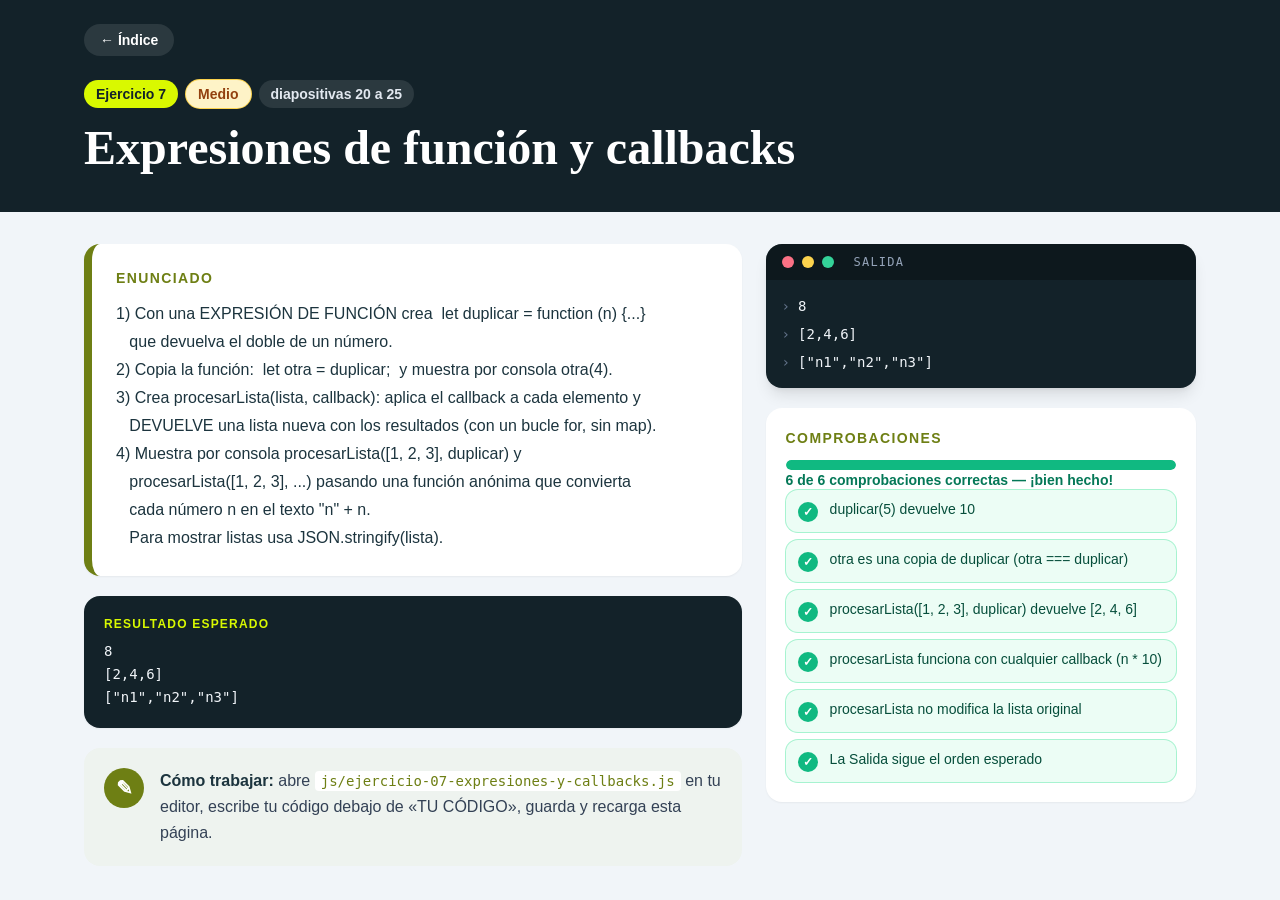
<file: ejercicios/ejercicio-07-expresiones-y-callbacks.html>
<!DOCTYPE html>
<html lang="es">
<head>
<meta charset="UTF-8">
<meta name="viewport" content="width=device-width, initial-scale=1">
<title>Ejercicio 7 · Expresiones de función y callbacks</title>
<link rel="stylesheet" href="../css/tailwind.css">
</head>
<body class="min-h-screen bg-slate-100 font-sans text-lg text-ink antialiased">
<header class="bg-code text-white">
<div class="mx-auto max-w-6xl px-5 pb-10 pt-6">
<a href="../index.html" class="inline-flex items-center gap-2 rounded-full bg-white/10 px-4 py-1.5 text-sm font-bold text-white no-underline transition hover:bg-white/20">← Índice</a>
<div class="mt-6 flex flex-wrap items-center gap-2 text-sm font-bold">
<span class="rounded-full bg-lime px-3 py-1 text-code">Ejercicio 7</span>
<span class="rounded-full px-3 py-1 ring-1 bg-amber-100 text-amber-800 ring-amber-300">Medio</span>
<span class="rounded-full bg-white/10 px-3 py-1 text-slate-200">diapositivas 20 a 25</span>
</div>
<h1 class="mt-4 font-serif text-4xl font-bold leading-tight sm:text-5xl">Expresiones de función y callbacks</h1>
</div>
</header>
<main class="mx-auto grid max-w-6xl gap-6 px-5 py-8 lg:grid-cols-5">
<section class="space-y-5 lg:col-span-3">
<article class="rounded-2xl border-l-8 border-olive bg-white p-6 shadow-sm">
<h2 class="mb-3 text-sm font-bold uppercase tracking-widest text-olive">Enunciado</h2>
<div class="whitespace-pre-wrap font-sans text-base leading-7">1) Con una EXPRESIÓN DE FUNCIÓN crea  let duplicar = function (n) {...}
   que devuelva el doble de un número.
2) Copia la función:  let otra = duplicar;  y muestra por consola otra(4).
3) Crea procesarLista(lista, callback): aplica el callback a cada elemento y
   DEVUELVE una lista nueva con los resultados (con un bucle for, sin map).
4) Muestra por consola procesarLista([1, 2, 3], duplicar) y
   procesarLista([1, 2, 3], ...) pasando una función anónima que convierta
   cada número n en el texto &quot;n&quot; + n.
   Para mostrar listas usa JSON.stringify(lista).</div>
</article>
<div class="rounded-2xl bg-code p-5 shadow-sm"><p class="mb-2 text-xs font-bold uppercase tracking-widest text-lime">Resultado esperado</p><pre class="overflow-x-auto font-mono text-sm leading-relaxed text-slate-100">8
[2,4,6]
[&quot;n1&quot;,&quot;n2&quot;,&quot;n3&quot;]</pre></div>
<aside class="flex gap-4 rounded-2xl bg-panel p-5 text-base">
<span class="flex h-10 w-10 shrink-0 items-center justify-center rounded-full bg-olive text-xl font-bold text-white">✎</span>
<p class="leading-relaxed text-slate-700"><b class="text-ink">Cómo trabajar:</b> abre <code class="rounded bg-white px-1.5 py-0.5 font-mono text-sm text-olive">js/ejercicio-07-expresiones-y-callbacks.js</code> en tu editor, escribe tu código debajo de «TU CÓDIGO», guarda y recarga esta página.</p>
</aside>
</section>
<section class="space-y-5 lg:col-span-2 lg:sticky lg:top-6 lg:self-start">
<div class="overflow-hidden rounded-2xl bg-code shadow-lg">
<div class="flex items-center gap-2 bg-black/30 px-4 py-2.5"><span class="h-3 w-3 rounded-full bg-rose-400"></span><span class="h-3 w-3 rounded-full bg-amber-300"></span><span class="h-3 w-3 rounded-full bg-emerald-400"></span><span class="ml-3 font-mono text-xs uppercase tracking-widest text-slate-400">Salida</span></div>
<div id="salida" aria-live="polite" class="max-h-96 min-h-24 overflow-auto px-4 py-3 font-mono text-sm leading-6"></div>
</div>
<div class="rounded-2xl bg-white p-5 shadow-sm">
<div class="mb-3 flex items-center justify-between"><h2 class="text-sm font-bold uppercase tracking-widest text-olive">Comprobaciones</h2></div>
<div class="h-2.5 overflow-hidden rounded-full bg-slate-200"><div id="barra" class="h-full w-0 rounded-full bg-olive"></div></div>
<p id="resumen" class="mb-4 mt-2 text-sm font-bold"></p>
<div id="comprobaciones" class="space-y-2"></div>
</div>
</section>
</main>
<script src="../js/salida.js"></script>
<script src="../js/ejercicio-07-expresiones-y-callbacks.js"></script>
<script>
// ===== COMPROBACIONES (no las toques) =====
probar('duplicar(5) devuelve 10', function () { return duplicar(5) === 10; });
probar('otra es una copia de duplicar (otra === duplicar)', function () { return otra === duplicar; });
probar('procesarLista([1, 2, 3], duplicar) devuelve [2, 4, 6]', function () { return JSON.stringify(procesarLista([1, 2, 3], duplicar)) === '[2,4,6]'; });
probar('procesarLista funciona con cualquier callback (n * 10)', function () { return JSON.stringify(procesarLista([1, 2], function (n) { return n * 10; })) === '[10,20]'; });
probar('procesarLista no modifica la lista original', function () { var l = [1, 2]; procesarLista(l, duplicar); return JSON.stringify(l) === '[1,2]'; });
probar('La Salida sigue el orden esperado', function () { return logContiene('8', '[2,4,6]', '["n1","n2","n3"]'); });

resumen();
</script>
</body>
</html>
</file>
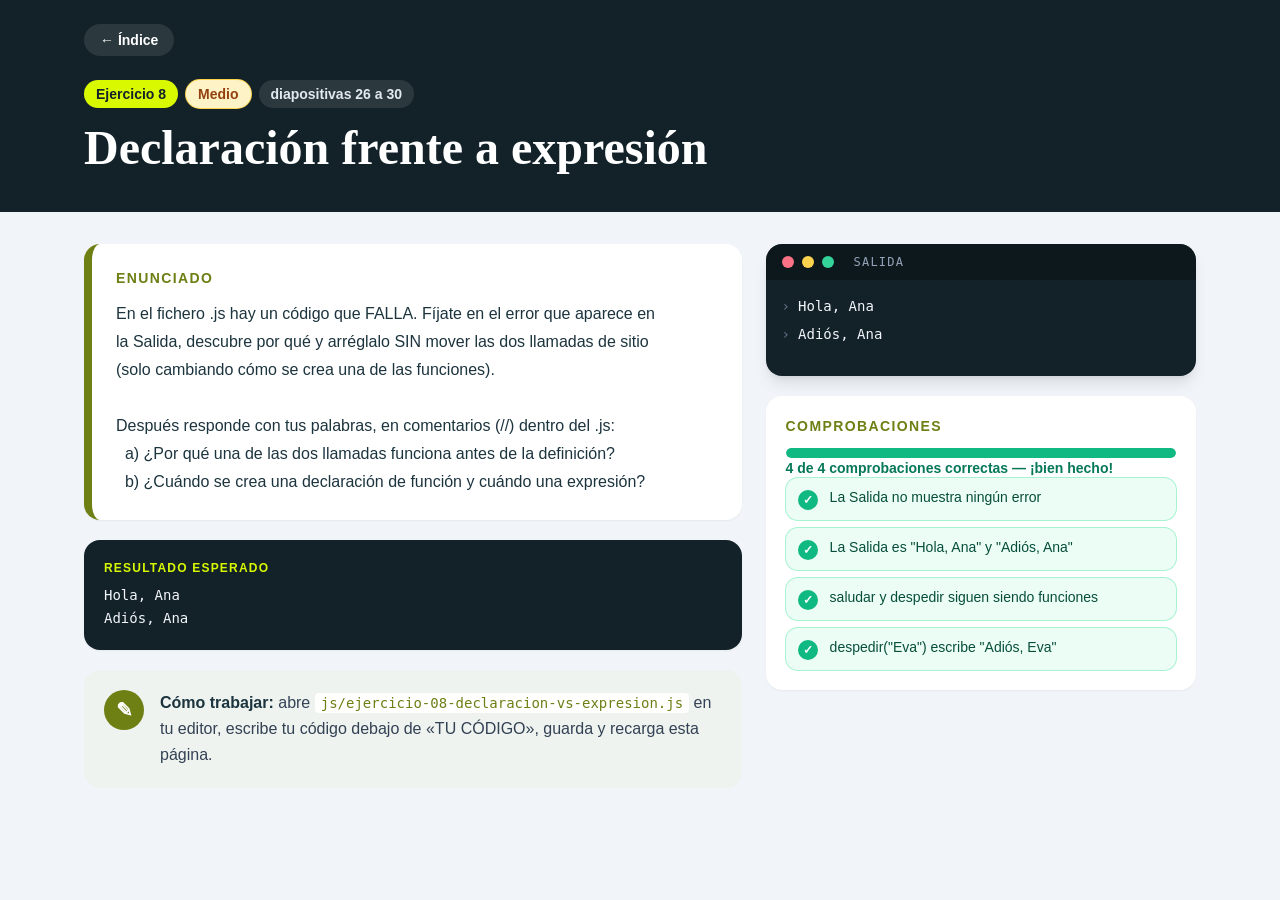
<file: ejercicios/ejercicio-08-declaracion-vs-expresion.html>
<!DOCTYPE html>
<html lang="es">
<head>
<meta charset="UTF-8">
<meta name="viewport" content="width=device-width, initial-scale=1">
<title>Ejercicio 8 · Declaración frente a expresión</title>
<link rel="stylesheet" href="../css/tailwind.css">
</head>
<body class="min-h-screen bg-slate-100 font-sans text-lg text-ink antialiased">
<header class="bg-code text-white">
<div class="mx-auto max-w-6xl px-5 pb-10 pt-6">
<a href="../index.html" class="inline-flex items-center gap-2 rounded-full bg-white/10 px-4 py-1.5 text-sm font-bold text-white no-underline transition hover:bg-white/20">← Índice</a>
<div class="mt-6 flex flex-wrap items-center gap-2 text-sm font-bold">
<span class="rounded-full bg-lime px-3 py-1 text-code">Ejercicio 8</span>
<span class="rounded-full px-3 py-1 ring-1 bg-amber-100 text-amber-800 ring-amber-300">Medio</span>
<span class="rounded-full bg-white/10 px-3 py-1 text-slate-200">diapositivas 26 a 30</span>
</div>
<h1 class="mt-4 font-serif text-4xl font-bold leading-tight sm:text-5xl">Declaración frente a expresión</h1>
</div>
</header>
<main class="mx-auto grid max-w-6xl gap-6 px-5 py-8 lg:grid-cols-5">
<section class="space-y-5 lg:col-span-3">
<article class="rounded-2xl border-l-8 border-olive bg-white p-6 shadow-sm">
<h2 class="mb-3 text-sm font-bold uppercase tracking-widest text-olive">Enunciado</h2>
<div class="whitespace-pre-wrap font-sans text-base leading-7">En el fichero .js hay un código que FALLA. Fíjate en el error que aparece en
la Salida, descubre por qué y arréglalo SIN mover las dos llamadas de sitio
(solo cambiando cómo se crea una de las funciones).

Después responde con tus palabras, en comentarios (//) dentro del .js:
  a) ¿Por qué una de las dos llamadas funciona antes de la definición?
  b) ¿Cuándo se crea una declaración de función y cuándo una expresión?</div>
</article>
<div class="rounded-2xl bg-code p-5 shadow-sm"><p class="mb-2 text-xs font-bold uppercase tracking-widest text-lime">Resultado esperado</p><pre class="overflow-x-auto font-mono text-sm leading-relaxed text-slate-100">Hola, Ana
Adiós, Ana</pre></div>
<aside class="flex gap-4 rounded-2xl bg-panel p-5 text-base">
<span class="flex h-10 w-10 shrink-0 items-center justify-center rounded-full bg-olive text-xl font-bold text-white">✎</span>
<p class="leading-relaxed text-slate-700"><b class="text-ink">Cómo trabajar:</b> abre <code class="rounded bg-white px-1.5 py-0.5 font-mono text-sm text-olive">js/ejercicio-08-declaracion-vs-expresion.js</code> en tu editor, escribe tu código debajo de «TU CÓDIGO», guarda y recarga esta página.</p>
</aside>
</section>
<section class="space-y-5 lg:col-span-2 lg:sticky lg:top-6 lg:self-start">
<div class="overflow-hidden rounded-2xl bg-code shadow-lg">
<div class="flex items-center gap-2 bg-black/30 px-4 py-2.5"><span class="h-3 w-3 rounded-full bg-rose-400"></span><span class="h-3 w-3 rounded-full bg-amber-300"></span><span class="h-3 w-3 rounded-full bg-emerald-400"></span><span class="ml-3 font-mono text-xs uppercase tracking-widest text-slate-400">Salida</span></div>
<div id="salida" aria-live="polite" class="max-h-96 min-h-24 overflow-auto px-4 py-3 font-mono text-sm leading-6"></div>
</div>
<div class="rounded-2xl bg-white p-5 shadow-sm">
<div class="mb-3 flex items-center justify-between"><h2 class="text-sm font-bold uppercase tracking-widest text-olive">Comprobaciones</h2></div>
<div class="h-2.5 overflow-hidden rounded-full bg-slate-200"><div id="barra" class="h-full w-0 rounded-full bg-olive"></div></div>
<p id="resumen" class="mb-4 mt-2 text-sm font-bold"></p>
<div id="comprobaciones" class="space-y-2"></div>
</div>
</section>
</main>
<script src="../js/salida.js"></script>
<script src="../js/ejercicio-08-declaracion-vs-expresion.js"></script>
<script>
// ===== COMPROBACIONES (no las toques) =====
probar('La Salida no muestra ningún error', function () { return SALIDA.errors.length === 0; });
probar('La Salida es "Hola, Ana" y "Adiós, Ana"', function () { return SALIDA.log.length === 2 && SALIDA.log[0] === 'Hola, Ana' && SALIDA.log[1] === 'Adiós, Ana'; });
probar('saludar y despedir siguen siendo funciones', function () { return typeof saludar === 'function' && typeof despedir === 'function'; });
probar('despedir("Eva") escribe "Adiós, Eva"', function () { return capturar(function () { despedir('Eva'); }).log[0] === 'Adiós, Eva'; });

resumen();
</script>
</body>
</html>
</file>
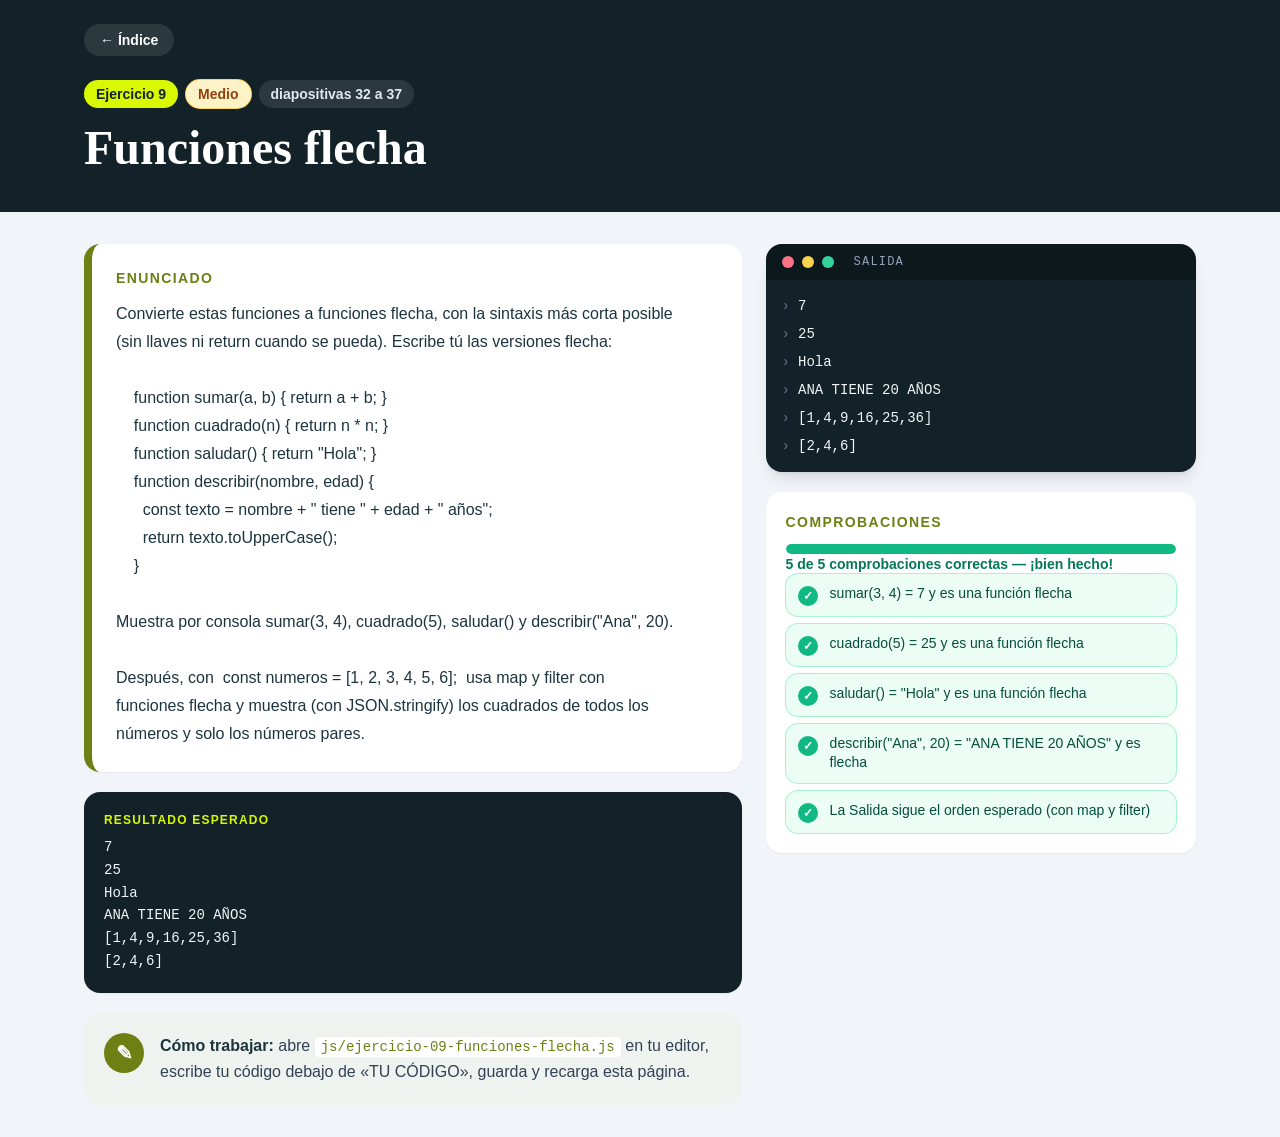
<file: ejercicios/ejercicio-09-funciones-flecha.html>
<!DOCTYPE html>
<html lang="es">
<head>
<meta charset="UTF-8">
<meta name="viewport" content="width=device-width, initial-scale=1">
<title>Ejercicio 9 · Funciones flecha</title>
<link rel="stylesheet" href="../css/tailwind.css">
</head>
<body class="min-h-screen bg-slate-100 font-sans text-lg text-ink antialiased">
<header class="bg-code text-white">
<div class="mx-auto max-w-6xl px-5 pb-10 pt-6">
<a href="../index.html" class="inline-flex items-center gap-2 rounded-full bg-white/10 px-4 py-1.5 text-sm font-bold text-white no-underline transition hover:bg-white/20">← Índice</a>
<div class="mt-6 flex flex-wrap items-center gap-2 text-sm font-bold">
<span class="rounded-full bg-lime px-3 py-1 text-code">Ejercicio 9</span>
<span class="rounded-full px-3 py-1 ring-1 bg-amber-100 text-amber-800 ring-amber-300">Medio</span>
<span class="rounded-full bg-white/10 px-3 py-1 text-slate-200">diapositivas 32 a 37</span>
</div>
<h1 class="mt-4 font-serif text-4xl font-bold leading-tight sm:text-5xl">Funciones flecha</h1>
</div>
</header>
<main class="mx-auto grid max-w-6xl gap-6 px-5 py-8 lg:grid-cols-5">
<section class="space-y-5 lg:col-span-3">
<article class="rounded-2xl border-l-8 border-olive bg-white p-6 shadow-sm">
<h2 class="mb-3 text-sm font-bold uppercase tracking-widest text-olive">Enunciado</h2>
<div class="whitespace-pre-wrap font-sans text-base leading-7">Convierte estas funciones a funciones flecha, con la sintaxis más corta posible
(sin llaves ni return cuando se pueda). Escribe tú las versiones flecha:

    function sumar(a, b) { return a + b; }
    function cuadrado(n) { return n * n; }
    function saludar() { return &quot;Hola&quot;; }
    function describir(nombre, edad) {
      const texto = nombre + &quot; tiene &quot; + edad + &quot; años&quot;;
      return texto.toUpperCase();
    }

Muestra por consola sumar(3, 4), cuadrado(5), saludar() y describir(&quot;Ana&quot;, 20).

Después, con  const numeros = [1, 2, 3, 4, 5, 6];  usa map y filter con
funciones flecha y muestra (con JSON.stringify) los cuadrados de todos los
números y solo los números pares.</div>
</article>
<div class="rounded-2xl bg-code p-5 shadow-sm"><p class="mb-2 text-xs font-bold uppercase tracking-widest text-lime">Resultado esperado</p><pre class="overflow-x-auto font-mono text-sm leading-relaxed text-slate-100">7
25
Hola
ANA TIENE 20 AÑOS
[1,4,9,16,25,36]
[2,4,6]</pre></div>
<aside class="flex gap-4 rounded-2xl bg-panel p-5 text-base">
<span class="flex h-10 w-10 shrink-0 items-center justify-center rounded-full bg-olive text-xl font-bold text-white">✎</span>
<p class="leading-relaxed text-slate-700"><b class="text-ink">Cómo trabajar:</b> abre <code class="rounded bg-white px-1.5 py-0.5 font-mono text-sm text-olive">js/ejercicio-09-funciones-flecha.js</code> en tu editor, escribe tu código debajo de «TU CÓDIGO», guarda y recarga esta página.</p>
</aside>
</section>
<section class="space-y-5 lg:col-span-2 lg:sticky lg:top-6 lg:self-start">
<div class="overflow-hidden rounded-2xl bg-code shadow-lg">
<div class="flex items-center gap-2 bg-black/30 px-4 py-2.5"><span class="h-3 w-3 rounded-full bg-rose-400"></span><span class="h-3 w-3 rounded-full bg-amber-300"></span><span class="h-3 w-3 rounded-full bg-emerald-400"></span><span class="ml-3 font-mono text-xs uppercase tracking-widest text-slate-400">Salida</span></div>
<div id="salida" aria-live="polite" class="max-h-96 min-h-24 overflow-auto px-4 py-3 font-mono text-sm leading-6"></div>
</div>
<div class="rounded-2xl bg-white p-5 shadow-sm">
<div class="mb-3 flex items-center justify-between"><h2 class="text-sm font-bold uppercase tracking-widest text-olive">Comprobaciones</h2></div>
<div class="h-2.5 overflow-hidden rounded-full bg-slate-200"><div id="barra" class="h-full w-0 rounded-full bg-olive"></div></div>
<p id="resumen" class="mb-4 mt-2 text-sm font-bold"></p>
<div id="comprobaciones" class="space-y-2"></div>
</div>
</section>
</main>
<script src="../js/salida.js"></script>
<script src="../js/ejercicio-09-funciones-flecha.js"></script>
<script>
// ===== COMPROBACIONES (no las toques) =====
function esFlecha(f) { return typeof f === 'function' && !Object.prototype.hasOwnProperty.call(f, 'prototype'); }
probar('sumar(3, 4) = 7 y es una función flecha', function () { return sumar(3, 4) === 7 && esFlecha(sumar); });
probar('cuadrado(5) = 25 y es una función flecha', function () { return cuadrado(5) === 25 && esFlecha(cuadrado); });
probar('saludar() = "Hola" y es una función flecha', function () { return saludar() === 'Hola' && esFlecha(saludar); });
probar('describir("Ana", 20) = "ANA TIENE 20 AÑOS" y es flecha', function () { return describir('Ana', 20) === 'ANA TIENE 20 AÑOS' && esFlecha(describir); });
probar('La Salida sigue el orden esperado (con map y filter)', function () { return logContiene('7', '25', 'Hola', 'ANA TIENE 20 AÑOS', '[1,4,9,16,25,36]', '[2,4,6]'); });

resumen();
</script>
</body>
</html>
</file>
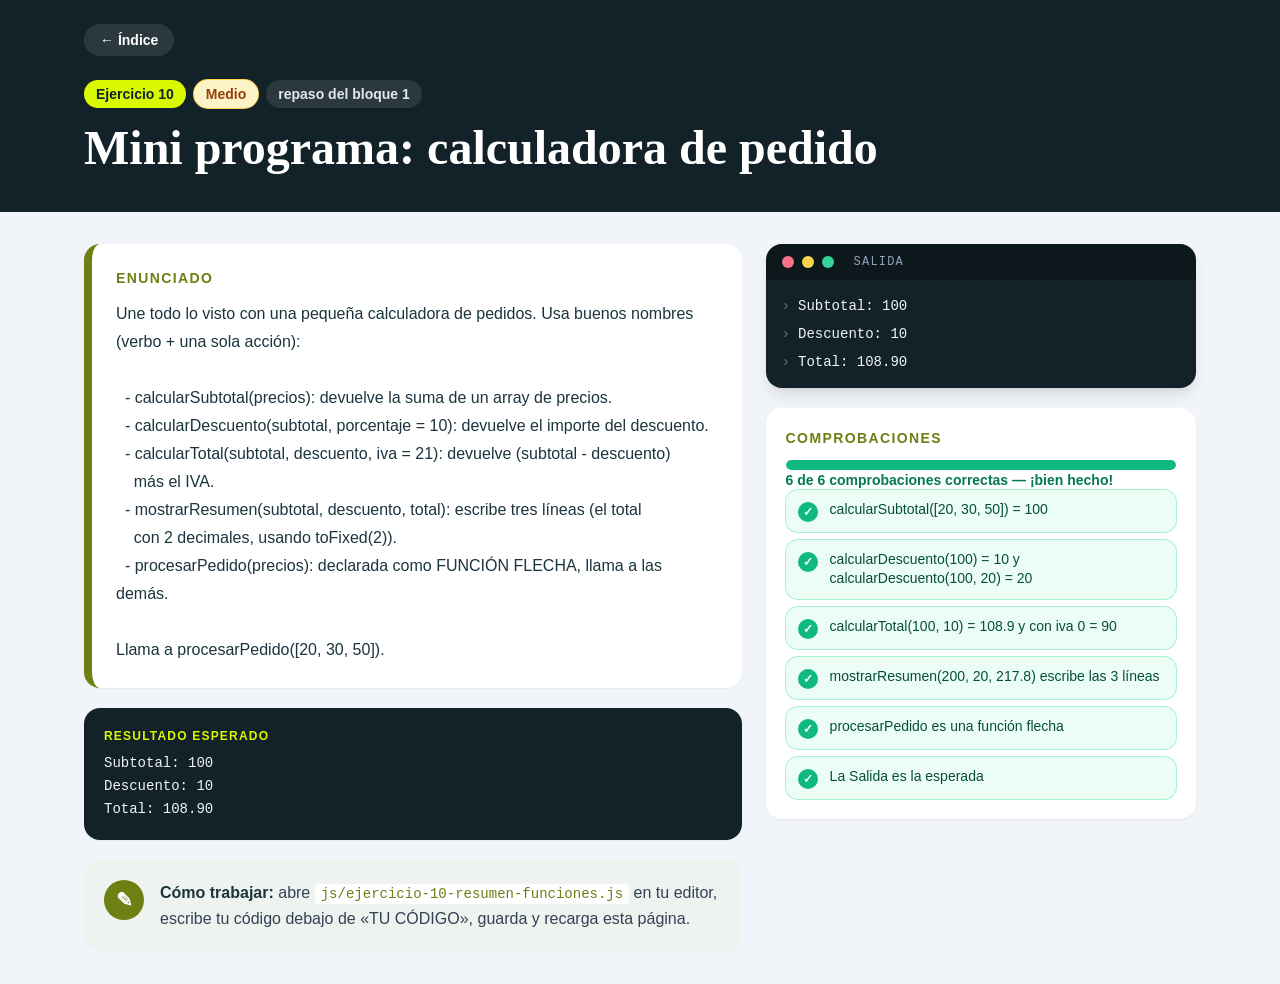
<file: ejercicios/ejercicio-10-resumen-funciones.html>
<!DOCTYPE html>
<html lang="es">
<head>
<meta charset="UTF-8">
<meta name="viewport" content="width=device-width, initial-scale=1">
<title>Ejercicio 10 · Mini programa: calculadora de pedido</title>
<link rel="stylesheet" href="../css/tailwind.css">
</head>
<body class="min-h-screen bg-slate-100 font-sans text-lg text-ink antialiased">
<header class="bg-code text-white">
<div class="mx-auto max-w-6xl px-5 pb-10 pt-6">
<a href="../index.html" class="inline-flex items-center gap-2 rounded-full bg-white/10 px-4 py-1.5 text-sm font-bold text-white no-underline transition hover:bg-white/20">← Índice</a>
<div class="mt-6 flex flex-wrap items-center gap-2 text-sm font-bold">
<span class="rounded-full bg-lime px-3 py-1 text-code">Ejercicio 10</span>
<span class="rounded-full px-3 py-1 ring-1 bg-amber-100 text-amber-800 ring-amber-300">Medio</span>
<span class="rounded-full bg-white/10 px-3 py-1 text-slate-200">repaso del bloque 1</span>
</div>
<h1 class="mt-4 font-serif text-4xl font-bold leading-tight sm:text-5xl">Mini programa: calculadora de pedido</h1>
</div>
</header>
<main class="mx-auto grid max-w-6xl gap-6 px-5 py-8 lg:grid-cols-5">
<section class="space-y-5 lg:col-span-3">
<article class="rounded-2xl border-l-8 border-olive bg-white p-6 shadow-sm">
<h2 class="mb-3 text-sm font-bold uppercase tracking-widest text-olive">Enunciado</h2>
<div class="whitespace-pre-wrap font-sans text-base leading-7">Une todo lo visto con una pequeña calculadora de pedidos. Usa buenos nombres
(verbo + una sola acción):

  - calcularSubtotal(precios): devuelve la suma de un array de precios.
  - calcularDescuento(subtotal, porcentaje = 10): devuelve el importe del descuento.
  - calcularTotal(subtotal, descuento, iva = 21): devuelve (subtotal - descuento)
    más el IVA.
  - mostrarResumen(subtotal, descuento, total): escribe tres líneas (el total
    con 2 decimales, usando toFixed(2)).
  - procesarPedido(precios): declarada como FUNCIÓN FLECHA, llama a las demás.

Llama a procesarPedido([20, 30, 50]).</div>
</article>
<div class="rounded-2xl bg-code p-5 shadow-sm"><p class="mb-2 text-xs font-bold uppercase tracking-widest text-lime">Resultado esperado</p><pre class="overflow-x-auto font-mono text-sm leading-relaxed text-slate-100">Subtotal: 100
Descuento: 10
Total: 108.90</pre></div>
<aside class="flex gap-4 rounded-2xl bg-panel p-5 text-base">
<span class="flex h-10 w-10 shrink-0 items-center justify-center rounded-full bg-olive text-xl font-bold text-white">✎</span>
<p class="leading-relaxed text-slate-700"><b class="text-ink">Cómo trabajar:</b> abre <code class="rounded bg-white px-1.5 py-0.5 font-mono text-sm text-olive">js/ejercicio-10-resumen-funciones.js</code> en tu editor, escribe tu código debajo de «TU CÓDIGO», guarda y recarga esta página.</p>
</aside>
</section>
<section class="space-y-5 lg:col-span-2 lg:sticky lg:top-6 lg:self-start">
<div class="overflow-hidden rounded-2xl bg-code shadow-lg">
<div class="flex items-center gap-2 bg-black/30 px-4 py-2.5"><span class="h-3 w-3 rounded-full bg-rose-400"></span><span class="h-3 w-3 rounded-full bg-amber-300"></span><span class="h-3 w-3 rounded-full bg-emerald-400"></span><span class="ml-3 font-mono text-xs uppercase tracking-widest text-slate-400">Salida</span></div>
<div id="salida" aria-live="polite" class="max-h-96 min-h-24 overflow-auto px-4 py-3 font-mono text-sm leading-6"></div>
</div>
<div class="rounded-2xl bg-white p-5 shadow-sm">
<div class="mb-3 flex items-center justify-between"><h2 class="text-sm font-bold uppercase tracking-widest text-olive">Comprobaciones</h2></div>
<div class="h-2.5 overflow-hidden rounded-full bg-slate-200"><div id="barra" class="h-full w-0 rounded-full bg-olive"></div></div>
<p id="resumen" class="mb-4 mt-2 text-sm font-bold"></p>
<div id="comprobaciones" class="space-y-2"></div>
</div>
</section>
</main>
<script src="../js/salida.js"></script>
<script src="../js/ejercicio-10-resumen-funciones.js"></script>
<script>
// ===== COMPROBACIONES (no las toques) =====
probar('calcularSubtotal([20, 30, 50]) = 100', function () { return calcularSubtotal([20, 30, 50]) === 100; });
probar('calcularDescuento(100) = 10 y calcularDescuento(100, 20) = 20', function () { return calcularDescuento(100) === 10 && calcularDescuento(100, 20) === 20; });
probar('calcularTotal(100, 10) = 108.9 y con iva 0 = 90', function () { return Math.abs(calcularTotal(100, 10) - 108.9) < 0.001 && Math.abs(calcularTotal(100, 10, 0) - 90) < 0.001; });
probar('mostrarResumen(200, 20, 217.8) escribe las 3 líneas', function () { var l = capturar(function () { mostrarResumen(200, 20, 217.8); }).log; return l.length === 3 && l[0] === 'Subtotal: 200' && l[1] === 'Descuento: 20' && l[2] === 'Total: 217.80'; });
probar('procesarPedido es una función flecha', function () { return typeof procesarPedido === 'function' && !Object.prototype.hasOwnProperty.call(procesarPedido, 'prototype'); });
probar('La Salida es la esperada', function () { return SALIDA.log.length === 3 && SALIDA.log[0] === 'Subtotal: 100' && SALIDA.log[1] === 'Descuento: 10' && SALIDA.log[2] === 'Total: 108.90'; });

resumen();
</script>
</body>
</html>
</file>
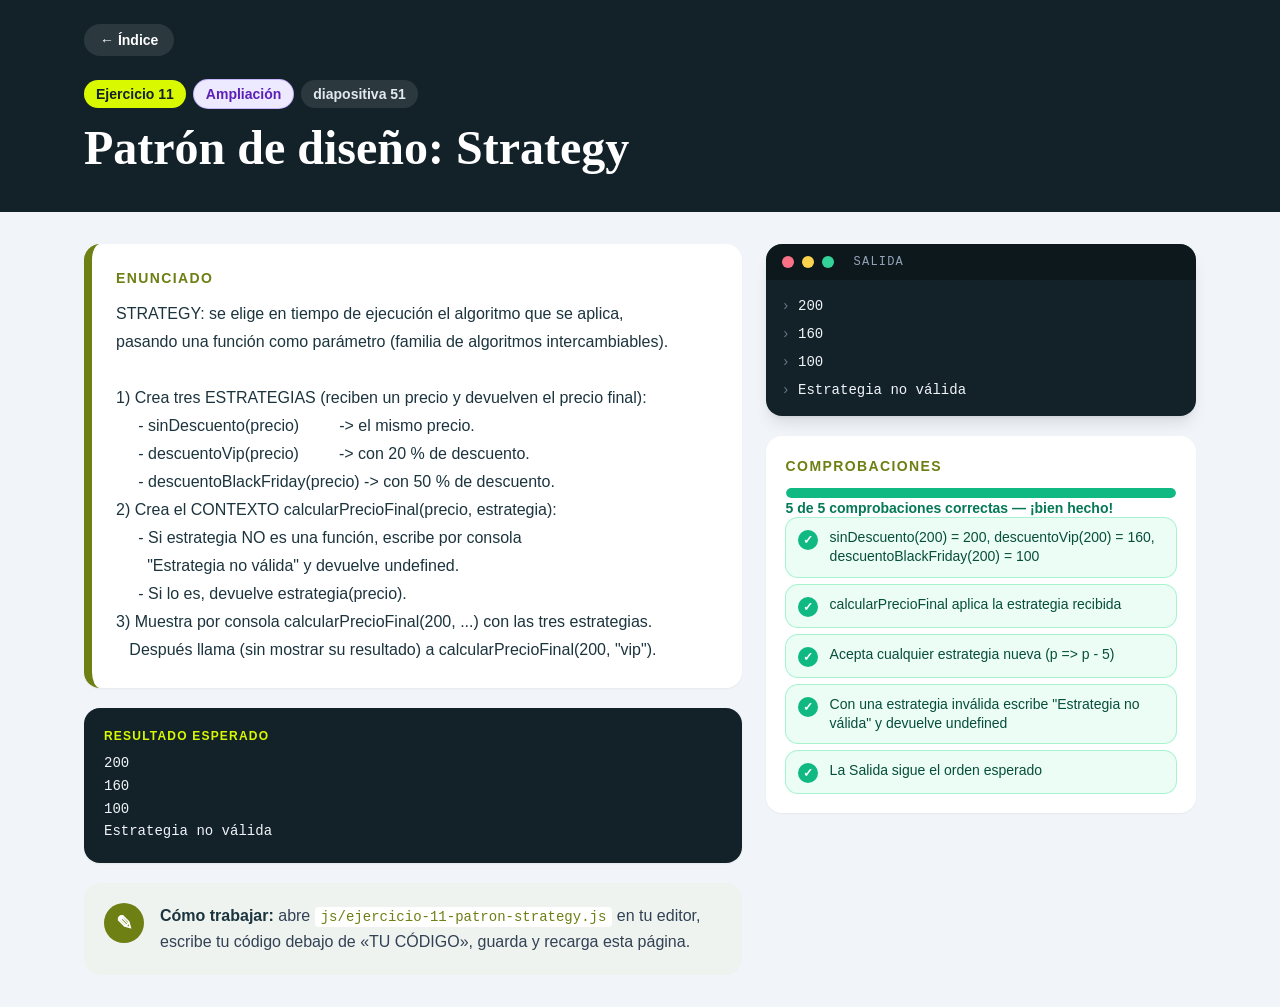
<file: ejercicios/ejercicio-11-patron-strategy.html>
<!DOCTYPE html>
<html lang="es">
<head>
<meta charset="UTF-8">
<meta name="viewport" content="width=device-width, initial-scale=1">
<title>Ejercicio 11 · Patrón de diseño: Strategy</title>
<link rel="stylesheet" href="../css/tailwind.css">
</head>
<body class="min-h-screen bg-slate-100 font-sans text-lg text-ink antialiased">
<header class="bg-code text-white">
<div class="mx-auto max-w-6xl px-5 pb-10 pt-6">
<a href="../index.html" class="inline-flex items-center gap-2 rounded-full bg-white/10 px-4 py-1.5 text-sm font-bold text-white no-underline transition hover:bg-white/20">← Índice</a>
<div class="mt-6 flex flex-wrap items-center gap-2 text-sm font-bold">
<span class="rounded-full bg-lime px-3 py-1 text-code">Ejercicio 11</span>
<span class="rounded-full px-3 py-1 ring-1 bg-violet-100 text-violet-800 ring-violet-300">Ampliación</span>
<span class="rounded-full bg-white/10 px-3 py-1 text-slate-200">diapositiva 51</span>
</div>
<h1 class="mt-4 font-serif text-4xl font-bold leading-tight sm:text-5xl">Patrón de diseño: Strategy</h1>
</div>
</header>
<main class="mx-auto grid max-w-6xl gap-6 px-5 py-8 lg:grid-cols-5">
<section class="space-y-5 lg:col-span-3">
<article class="rounded-2xl border-l-8 border-olive bg-white p-6 shadow-sm">
<h2 class="mb-3 text-sm font-bold uppercase tracking-widest text-olive">Enunciado</h2>
<div class="whitespace-pre-wrap font-sans text-base leading-7">STRATEGY: se elige en tiempo de ejecución el algoritmo que se aplica,
pasando una función como parámetro (familia de algoritmos intercambiables).

1) Crea tres ESTRATEGIAS (reciben un precio y devuelven el precio final):
     - sinDescuento(precio)         -&gt; el mismo precio.
     - descuentoVip(precio)         -&gt; con 20 % de descuento.
     - descuentoBlackFriday(precio) -&gt; con 50 % de descuento.
2) Crea el CONTEXTO calcularPrecioFinal(precio, estrategia):
     - Si estrategia NO es una función, escribe por consola
       &quot;Estrategia no válida&quot; y devuelve undefined.
     - Si lo es, devuelve estrategia(precio).
3) Muestra por consola calcularPrecioFinal(200, ...) con las tres estrategias.
   Después llama (sin mostrar su resultado) a calcularPrecioFinal(200, &quot;vip&quot;).</div>
</article>
<div class="rounded-2xl bg-code p-5 shadow-sm"><p class="mb-2 text-xs font-bold uppercase tracking-widest text-lime">Resultado esperado</p><pre class="overflow-x-auto font-mono text-sm leading-relaxed text-slate-100">200
160
100
Estrategia no válida</pre></div>
<aside class="flex gap-4 rounded-2xl bg-panel p-5 text-base">
<span class="flex h-10 w-10 shrink-0 items-center justify-center rounded-full bg-olive text-xl font-bold text-white">✎</span>
<p class="leading-relaxed text-slate-700"><b class="text-ink">Cómo trabajar:</b> abre <code class="rounded bg-white px-1.5 py-0.5 font-mono text-sm text-olive">js/ejercicio-11-patron-strategy.js</code> en tu editor, escribe tu código debajo de «TU CÓDIGO», guarda y recarga esta página.</p>
</aside>
</section>
<section class="space-y-5 lg:col-span-2 lg:sticky lg:top-6 lg:self-start">
<div class="overflow-hidden rounded-2xl bg-code shadow-lg">
<div class="flex items-center gap-2 bg-black/30 px-4 py-2.5"><span class="h-3 w-3 rounded-full bg-rose-400"></span><span class="h-3 w-3 rounded-full bg-amber-300"></span><span class="h-3 w-3 rounded-full bg-emerald-400"></span><span class="ml-3 font-mono text-xs uppercase tracking-widest text-slate-400">Salida</span></div>
<div id="salida" aria-live="polite" class="max-h-96 min-h-24 overflow-auto px-4 py-3 font-mono text-sm leading-6"></div>
</div>
<div class="rounded-2xl bg-white p-5 shadow-sm">
<div class="mb-3 flex items-center justify-between"><h2 class="text-sm font-bold uppercase tracking-widest text-olive">Comprobaciones</h2></div>
<div class="h-2.5 overflow-hidden rounded-full bg-slate-200"><div id="barra" class="h-full w-0 rounded-full bg-olive"></div></div>
<p id="resumen" class="mb-4 mt-2 text-sm font-bold"></p>
<div id="comprobaciones" class="space-y-2"></div>
</div>
</section>
</main>
<script src="../js/salida.js"></script>
<script src="../js/ejercicio-11-patron-strategy.js"></script>
<script>
// ===== COMPROBACIONES (no las toques) =====
probar('sinDescuento(200) = 200, descuentoVip(200) = 160, descuentoBlackFriday(200) = 100', function () { return sinDescuento(200) === 200 && descuentoVip(200) === 160 && descuentoBlackFriday(200) === 100; });
probar('calcularPrecioFinal aplica la estrategia recibida', function () { return calcularPrecioFinal(200, descuentoVip) === 160 && calcularPrecioFinal(100, descuentoBlackFriday) === 50; });
probar('Acepta cualquier estrategia nueva (p => p - 5)', function () { return calcularPrecioFinal(100, function (p) { return p - 5; }) === 95; });
probar('Con una estrategia inválida escribe "Estrategia no válida" y devuelve undefined', function () { var v = 1; var l = capturar(function () { v = calcularPrecioFinal(200, 'vip'); }).log; return v === undefined && l[0] === 'Estrategia no válida'; });
probar('La Salida sigue el orden esperado', function () { return logContiene('200', '160', '100', 'Estrategia no válida'); });

resumen();
</script>
</body>
</html>
</file>
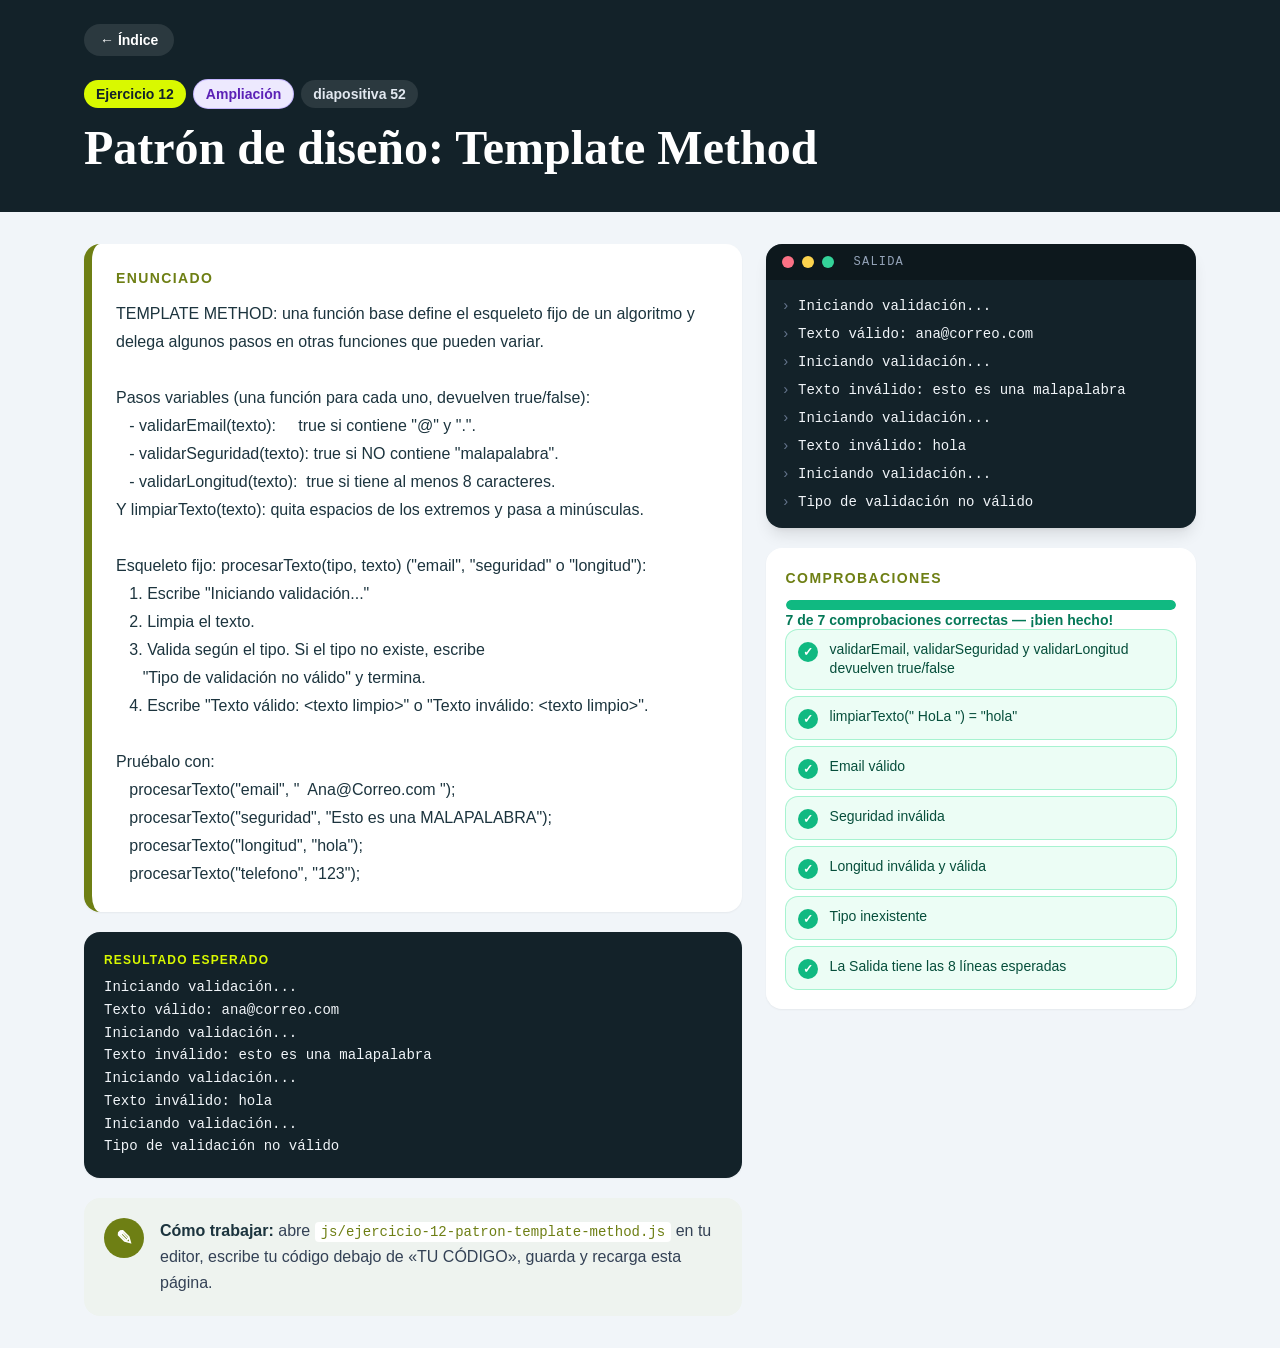
<file: ejercicios/ejercicio-12-patron-template-method.html>
<!DOCTYPE html>
<html lang="es">
<head>
<meta charset="UTF-8">
<meta name="viewport" content="width=device-width, initial-scale=1">
<title>Ejercicio 12 · Patrón de diseño: Template Method</title>
<link rel="stylesheet" href="../css/tailwind.css">
</head>
<body class="min-h-screen bg-slate-100 font-sans text-lg text-ink antialiased">
<header class="bg-code text-white">
<div class="mx-auto max-w-6xl px-5 pb-10 pt-6">
<a href="../index.html" class="inline-flex items-center gap-2 rounded-full bg-white/10 px-4 py-1.5 text-sm font-bold text-white no-underline transition hover:bg-white/20">← Índice</a>
<div class="mt-6 flex flex-wrap items-center gap-2 text-sm font-bold">
<span class="rounded-full bg-lime px-3 py-1 text-code">Ejercicio 12</span>
<span class="rounded-full px-3 py-1 ring-1 bg-violet-100 text-violet-800 ring-violet-300">Ampliación</span>
<span class="rounded-full bg-white/10 px-3 py-1 text-slate-200">diapositiva 52</span>
</div>
<h1 class="mt-4 font-serif text-4xl font-bold leading-tight sm:text-5xl">Patrón de diseño: Template Method</h1>
</div>
</header>
<main class="mx-auto grid max-w-6xl gap-6 px-5 py-8 lg:grid-cols-5">
<section class="space-y-5 lg:col-span-3">
<article class="rounded-2xl border-l-8 border-olive bg-white p-6 shadow-sm">
<h2 class="mb-3 text-sm font-bold uppercase tracking-widest text-olive">Enunciado</h2>
<div class="whitespace-pre-wrap font-sans text-base leading-7">TEMPLATE METHOD: una función base define el esqueleto fijo de un algoritmo y
delega algunos pasos en otras funciones que pueden variar.

Pasos variables (una función para cada uno, devuelven true/false):
   - validarEmail(texto):     true si contiene &quot;@&quot; y &quot;.&quot;.
   - validarSeguridad(texto): true si NO contiene &quot;malapalabra&quot;.
   - validarLongitud(texto):  true si tiene al menos 8 caracteres.
Y limpiarTexto(texto): quita espacios de los extremos y pasa a minúsculas.

Esqueleto fijo: procesarTexto(tipo, texto) (&quot;email&quot;, &quot;seguridad&quot; o &quot;longitud&quot;):
   1. Escribe &quot;Iniciando validación...&quot;
   2. Limpia el texto.
   3. Valida según el tipo. Si el tipo no existe, escribe
      &quot;Tipo de validación no válido&quot; y termina.
   4. Escribe &quot;Texto válido: &lt;texto limpio&gt;&quot; o &quot;Texto inválido: &lt;texto limpio&gt;&quot;.

Pruébalo con:
   procesarTexto(&quot;email&quot;, &quot;  Ana@Correo.com &quot;);
   procesarTexto(&quot;seguridad&quot;, &quot;Esto es una MALAPALABRA&quot;);
   procesarTexto(&quot;longitud&quot;, &quot;hola&quot;);
   procesarTexto(&quot;telefono&quot;, &quot;123&quot;);</div>
</article>
<div class="rounded-2xl bg-code p-5 shadow-sm"><p class="mb-2 text-xs font-bold uppercase tracking-widest text-lime">Resultado esperado</p><pre class="overflow-x-auto font-mono text-sm leading-relaxed text-slate-100">Iniciando validación...
Texto válido: ana@correo.com
Iniciando validación...
Texto inválido: esto es una malapalabra
Iniciando validación...
Texto inválido: hola
Iniciando validación...
Tipo de validación no válido</pre></div>
<aside class="flex gap-4 rounded-2xl bg-panel p-5 text-base">
<span class="flex h-10 w-10 shrink-0 items-center justify-center rounded-full bg-olive text-xl font-bold text-white">✎</span>
<p class="leading-relaxed text-slate-700"><b class="text-ink">Cómo trabajar:</b> abre <code class="rounded bg-white px-1.5 py-0.5 font-mono text-sm text-olive">js/ejercicio-12-patron-template-method.js</code> en tu editor, escribe tu código debajo de «TU CÓDIGO», guarda y recarga esta página.</p>
</aside>
</section>
<section class="space-y-5 lg:col-span-2 lg:sticky lg:top-6 lg:self-start">
<div class="overflow-hidden rounded-2xl bg-code shadow-lg">
<div class="flex items-center gap-2 bg-black/30 px-4 py-2.5"><span class="h-3 w-3 rounded-full bg-rose-400"></span><span class="h-3 w-3 rounded-full bg-amber-300"></span><span class="h-3 w-3 rounded-full bg-emerald-400"></span><span class="ml-3 font-mono text-xs uppercase tracking-widest text-slate-400">Salida</span></div>
<div id="salida" aria-live="polite" class="max-h-96 min-h-24 overflow-auto px-4 py-3 font-mono text-sm leading-6"></div>
</div>
<div class="rounded-2xl bg-white p-5 shadow-sm">
<div class="mb-3 flex items-center justify-between"><h2 class="text-sm font-bold uppercase tracking-widest text-olive">Comprobaciones</h2></div>
<div class="h-2.5 overflow-hidden rounded-full bg-slate-200"><div id="barra" class="h-full w-0 rounded-full bg-olive"></div></div>
<p id="resumen" class="mb-4 mt-2 text-sm font-bold"></p>
<div id="comprobaciones" class="space-y-2"></div>
</div>
</section>
</main>
<script src="../js/salida.js"></script>
<script src="../js/ejercicio-12-patron-template-method.js"></script>
<script>
// ===== COMPROBACIONES (no las toques) =====
function r(t, s) { return JSON.stringify(capturar(function () { procesarTexto(t, s); }).log); }
probar('validarEmail, validarSeguridad y validarLongitud devuelven true/false', function () { return validarEmail('a@b.c') === true && validarEmail('ab') === false && validarSeguridad('hola') === true && validarSeguridad('una malapalabra') === false && validarLongitud('12345678') === true && validarLongitud('1234567') === false; });
probar('limpiarTexto("  HoLa ") = "hola"', function () { return limpiarTexto('  HoLa ') === 'hola'; });
probar('Email válido', function () { return r('email', '  Ana@Correo.com ') === JSON.stringify(['Iniciando validación...', 'Texto válido: ana@correo.com']); });
probar('Seguridad inválida', function () { return r('seguridad', 'Esto es una MALAPALABRA') === JSON.stringify(['Iniciando validación...', 'Texto inválido: esto es una malapalabra']); });
probar('Longitud inválida y válida', function () { return r('longitud', 'hola') === JSON.stringify(['Iniciando validación...', 'Texto inválido: hola']) && r('longitud', 'abcdefgh') === JSON.stringify(['Iniciando validación...', 'Texto válido: abcdefgh']); });
probar('Tipo inexistente', function () { return r('telefono', '123') === JSON.stringify(['Iniciando validación...', 'Tipo de validación no válido']); });
probar('La Salida tiene las 8 líneas esperadas', function () { return SALIDA.log.length === 8; });

resumen();
</script>
</body>
</html>
</file>
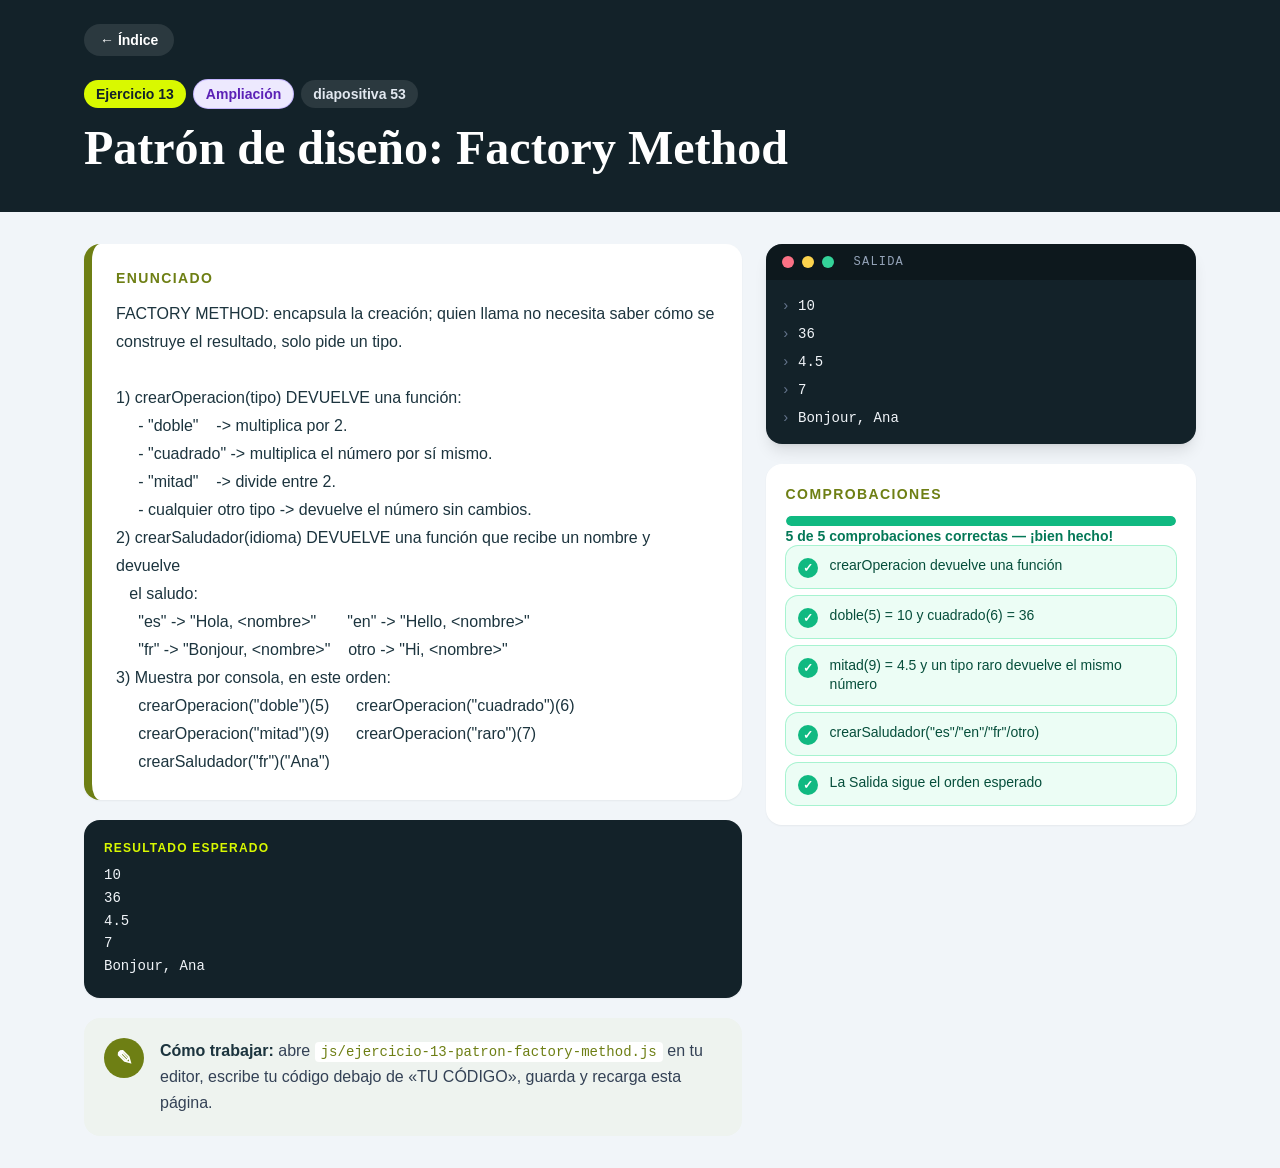
<file: ejercicios/ejercicio-13-patron-factory-method.html>
<!DOCTYPE html>
<html lang="es">
<head>
<meta charset="UTF-8">
<meta name="viewport" content="width=device-width, initial-scale=1">
<title>Ejercicio 13 · Patrón de diseño: Factory Method</title>
<link rel="stylesheet" href="../css/tailwind.css">
</head>
<body class="min-h-screen bg-slate-100 font-sans text-lg text-ink antialiased">
<header class="bg-code text-white">
<div class="mx-auto max-w-6xl px-5 pb-10 pt-6">
<a href="../index.html" class="inline-flex items-center gap-2 rounded-full bg-white/10 px-4 py-1.5 text-sm font-bold text-white no-underline transition hover:bg-white/20">← Índice</a>
<div class="mt-6 flex flex-wrap items-center gap-2 text-sm font-bold">
<span class="rounded-full bg-lime px-3 py-1 text-code">Ejercicio 13</span>
<span class="rounded-full px-3 py-1 ring-1 bg-violet-100 text-violet-800 ring-violet-300">Ampliación</span>
<span class="rounded-full bg-white/10 px-3 py-1 text-slate-200">diapositiva 53</span>
</div>
<h1 class="mt-4 font-serif text-4xl font-bold leading-tight sm:text-5xl">Patrón de diseño: Factory Method</h1>
</div>
</header>
<main class="mx-auto grid max-w-6xl gap-6 px-5 py-8 lg:grid-cols-5">
<section class="space-y-5 lg:col-span-3">
<article class="rounded-2xl border-l-8 border-olive bg-white p-6 shadow-sm">
<h2 class="mb-3 text-sm font-bold uppercase tracking-widest text-olive">Enunciado</h2>
<div class="whitespace-pre-wrap font-sans text-base leading-7">FACTORY METHOD: encapsula la creación; quien llama no necesita saber cómo se
construye el resultado, solo pide un tipo.

1) crearOperacion(tipo) DEVUELVE una función:
     - &quot;doble&quot;    -&gt; multiplica por 2.
     - &quot;cuadrado&quot; -&gt; multiplica el número por sí mismo.
     - &quot;mitad&quot;    -&gt; divide entre 2.
     - cualquier otro tipo -&gt; devuelve el número sin cambios.
2) crearSaludador(idioma) DEVUELVE una función que recibe un nombre y devuelve
   el saludo:
     &quot;es&quot; -&gt; &quot;Hola, &lt;nombre&gt;&quot;       &quot;en&quot; -&gt; &quot;Hello, &lt;nombre&gt;&quot;
     &quot;fr&quot; -&gt; &quot;Bonjour, &lt;nombre&gt;&quot;    otro -&gt; &quot;Hi, &lt;nombre&gt;&quot;
3) Muestra por consola, en este orden:
     crearOperacion(&quot;doble&quot;)(5)      crearOperacion(&quot;cuadrado&quot;)(6)
     crearOperacion(&quot;mitad&quot;)(9)      crearOperacion(&quot;raro&quot;)(7)
     crearSaludador(&quot;fr&quot;)(&quot;Ana&quot;)</div>
</article>
<div class="rounded-2xl bg-code p-5 shadow-sm"><p class="mb-2 text-xs font-bold uppercase tracking-widest text-lime">Resultado esperado</p><pre class="overflow-x-auto font-mono text-sm leading-relaxed text-slate-100">10
36
4.5
7
Bonjour, Ana</pre></div>
<aside class="flex gap-4 rounded-2xl bg-panel p-5 text-base">
<span class="flex h-10 w-10 shrink-0 items-center justify-center rounded-full bg-olive text-xl font-bold text-white">✎</span>
<p class="leading-relaxed text-slate-700"><b class="text-ink">Cómo trabajar:</b> abre <code class="rounded bg-white px-1.5 py-0.5 font-mono text-sm text-olive">js/ejercicio-13-patron-factory-method.js</code> en tu editor, escribe tu código debajo de «TU CÓDIGO», guarda y recarga esta página.</p>
</aside>
</section>
<section class="space-y-5 lg:col-span-2 lg:sticky lg:top-6 lg:self-start">
<div class="overflow-hidden rounded-2xl bg-code shadow-lg">
<div class="flex items-center gap-2 bg-black/30 px-4 py-2.5"><span class="h-3 w-3 rounded-full bg-rose-400"></span><span class="h-3 w-3 rounded-full bg-amber-300"></span><span class="h-3 w-3 rounded-full bg-emerald-400"></span><span class="ml-3 font-mono text-xs uppercase tracking-widest text-slate-400">Salida</span></div>
<div id="salida" aria-live="polite" class="max-h-96 min-h-24 overflow-auto px-4 py-3 font-mono text-sm leading-6"></div>
</div>
<div class="rounded-2xl bg-white p-5 shadow-sm">
<div class="mb-3 flex items-center justify-between"><h2 class="text-sm font-bold uppercase tracking-widest text-olive">Comprobaciones</h2></div>
<div class="h-2.5 overflow-hidden rounded-full bg-slate-200"><div id="barra" class="h-full w-0 rounded-full bg-olive"></div></div>
<p id="resumen" class="mb-4 mt-2 text-sm font-bold"></p>
<div id="comprobaciones" class="space-y-2"></div>
</div>
</section>
</main>
<script src="../js/salida.js"></script>
<script src="../js/ejercicio-13-patron-factory-method.js"></script>
<script>
// ===== COMPROBACIONES (no las toques) =====
probar('crearOperacion devuelve una función', function () { return typeof crearOperacion('doble') === 'function'; });
probar('doble(5) = 10 y cuadrado(6) = 36', function () { return crearOperacion('doble')(5) === 10 && crearOperacion('cuadrado')(6) === 36; });
probar('mitad(9) = 4.5 y un tipo raro devuelve el mismo número', function () { return crearOperacion('mitad')(9) === 4.5 && crearOperacion('raro')(7) === 7; });
probar('crearSaludador("es"/"en"/"fr"/otro)', function () { return crearSaludador('es')('Ana') === 'Hola, Ana' && crearSaludador('en')('Ana') === 'Hello, Ana' && crearSaludador('fr')('Ana') === 'Bonjour, Ana' && crearSaludador('de')('Ana') === 'Hi, Ana'; });
probar('La Salida sigue el orden esperado', function () { return logContiene('10', '36', '4.5', '7', 'Bonjour, Ana'); });

resumen();
</script>
</body>
</html>
</file>
